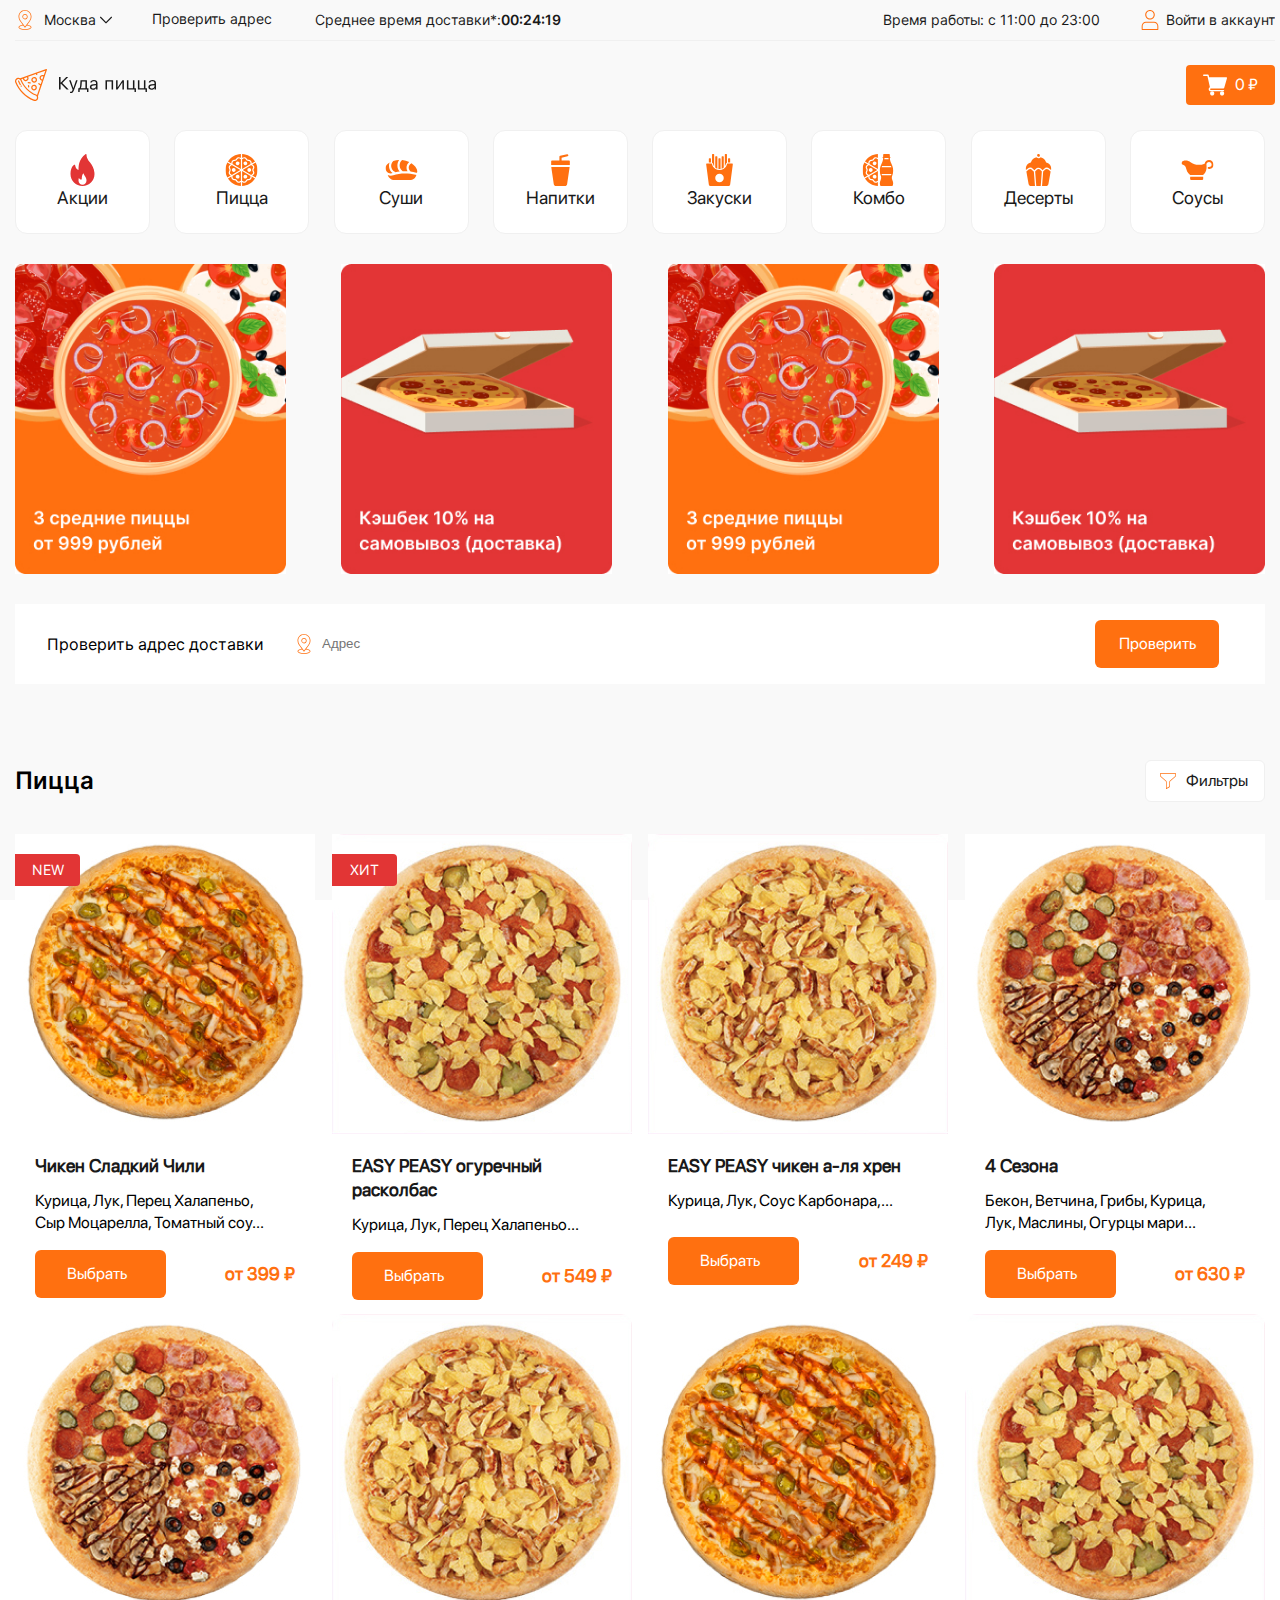
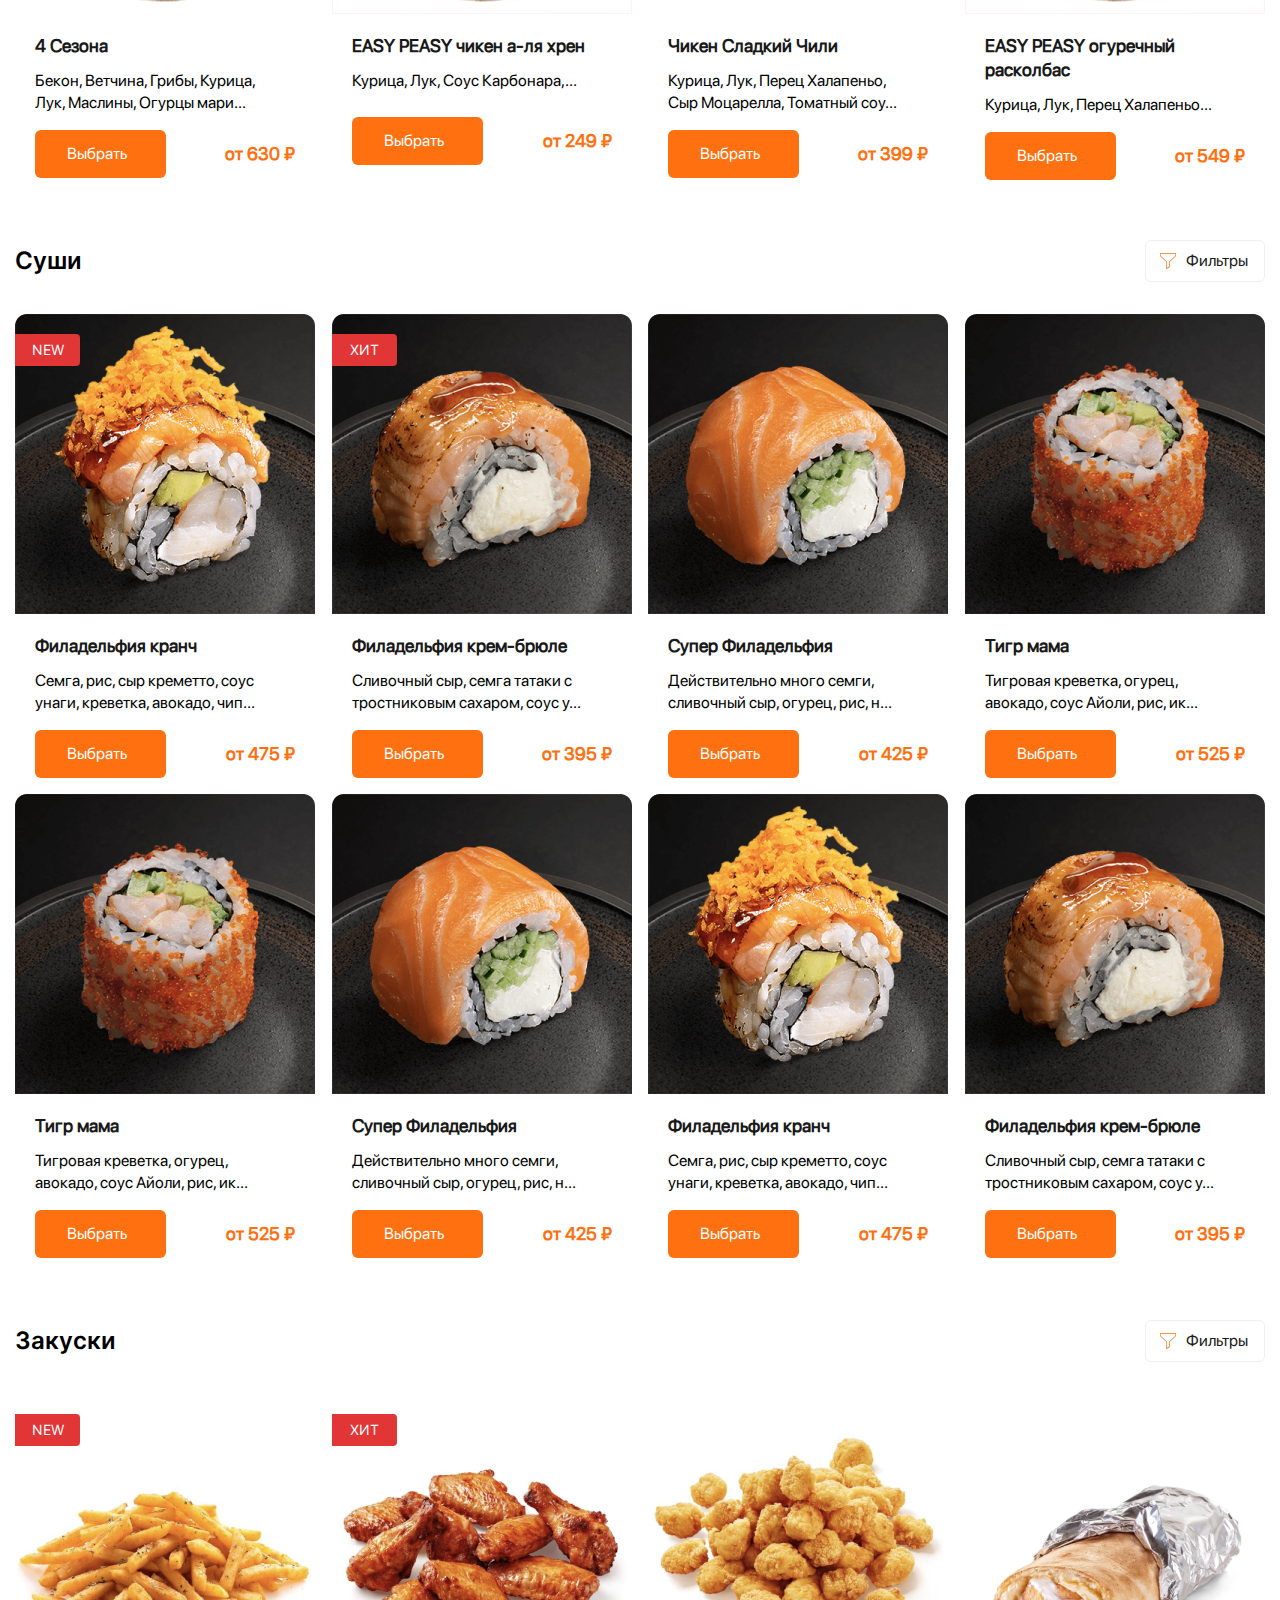
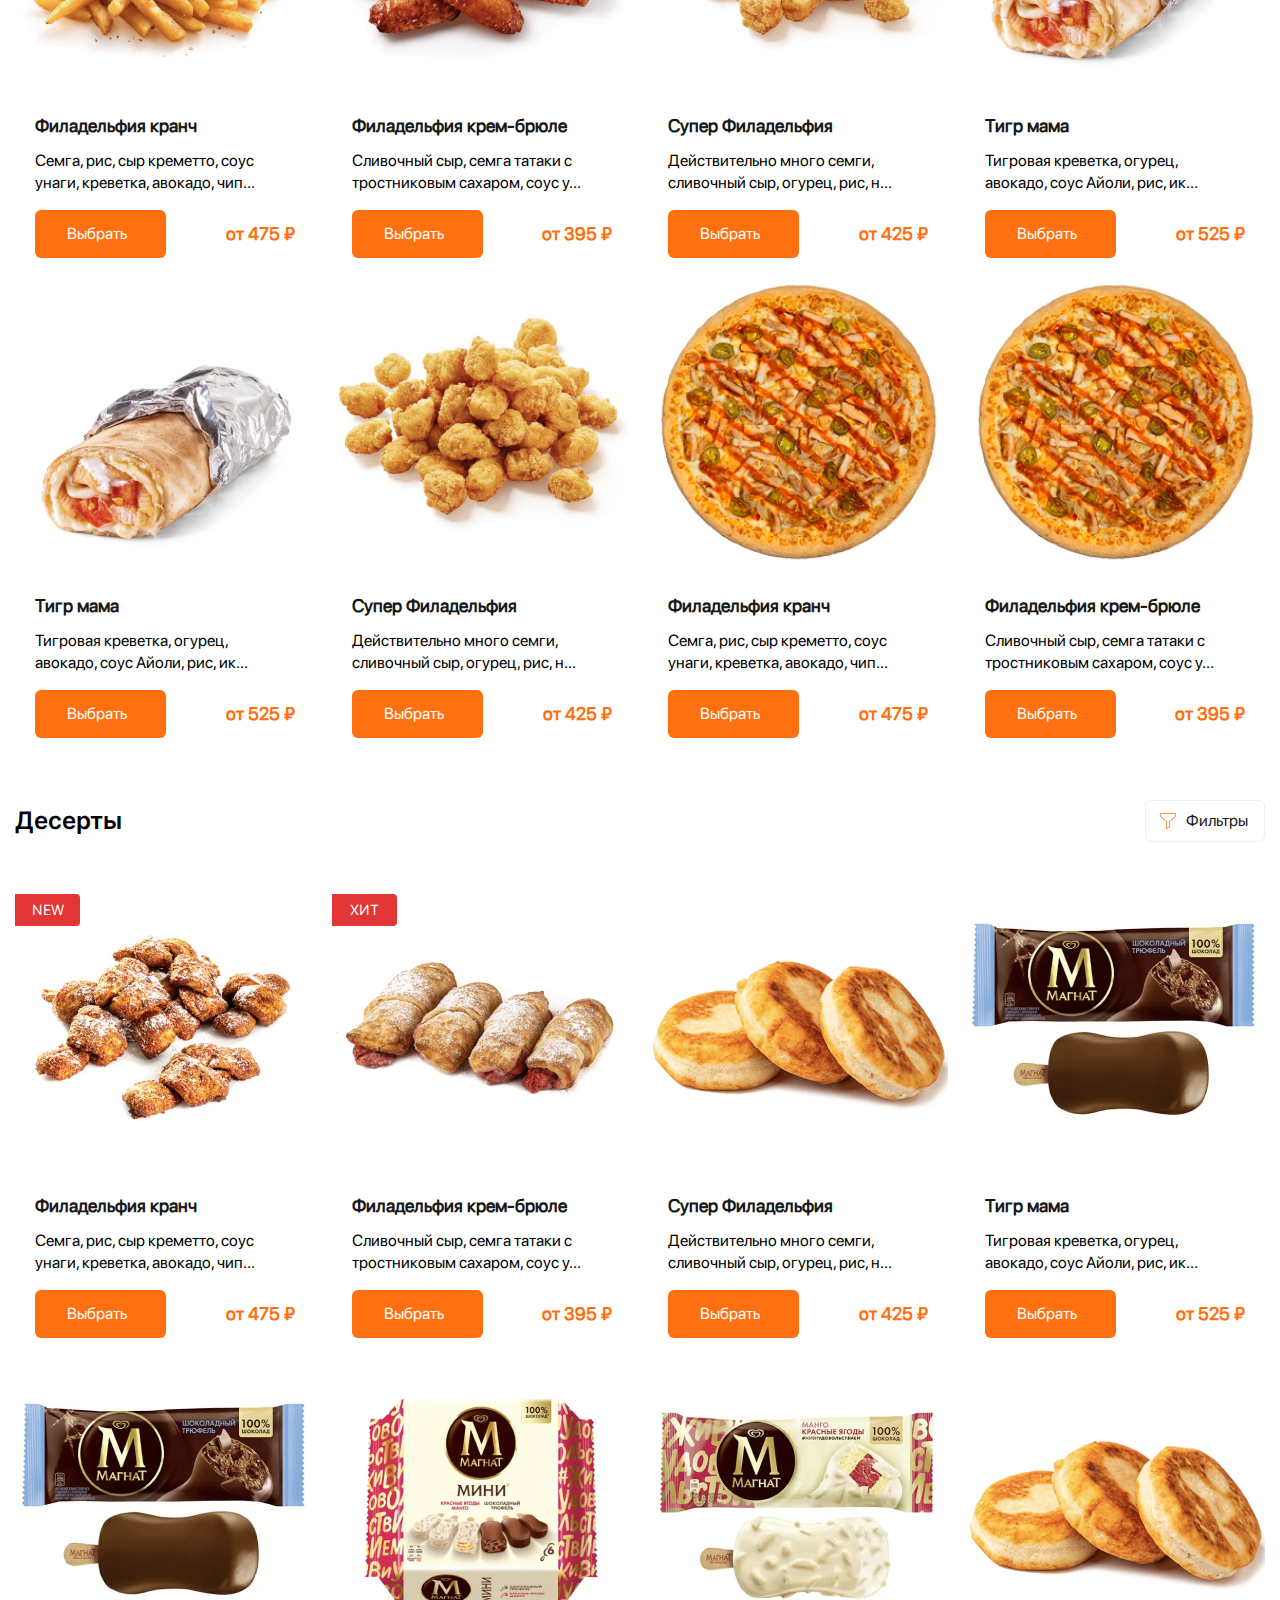
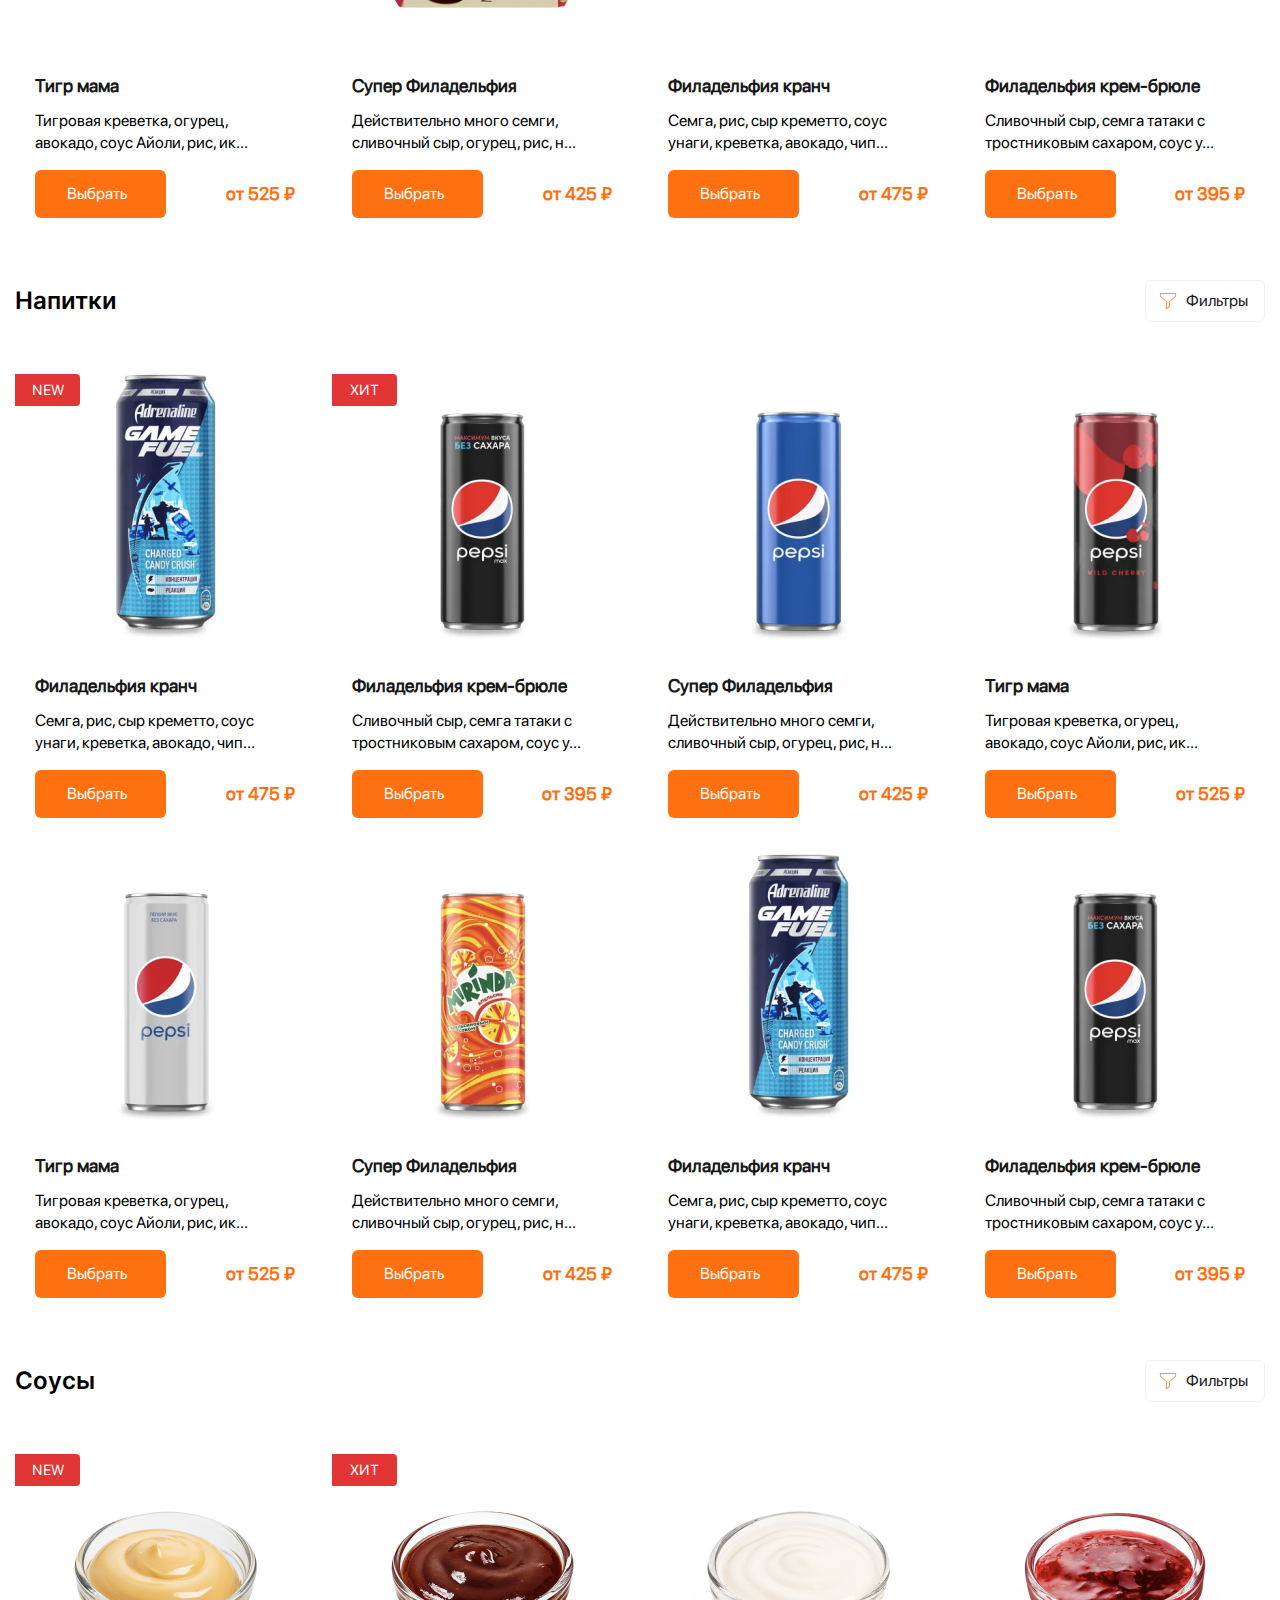
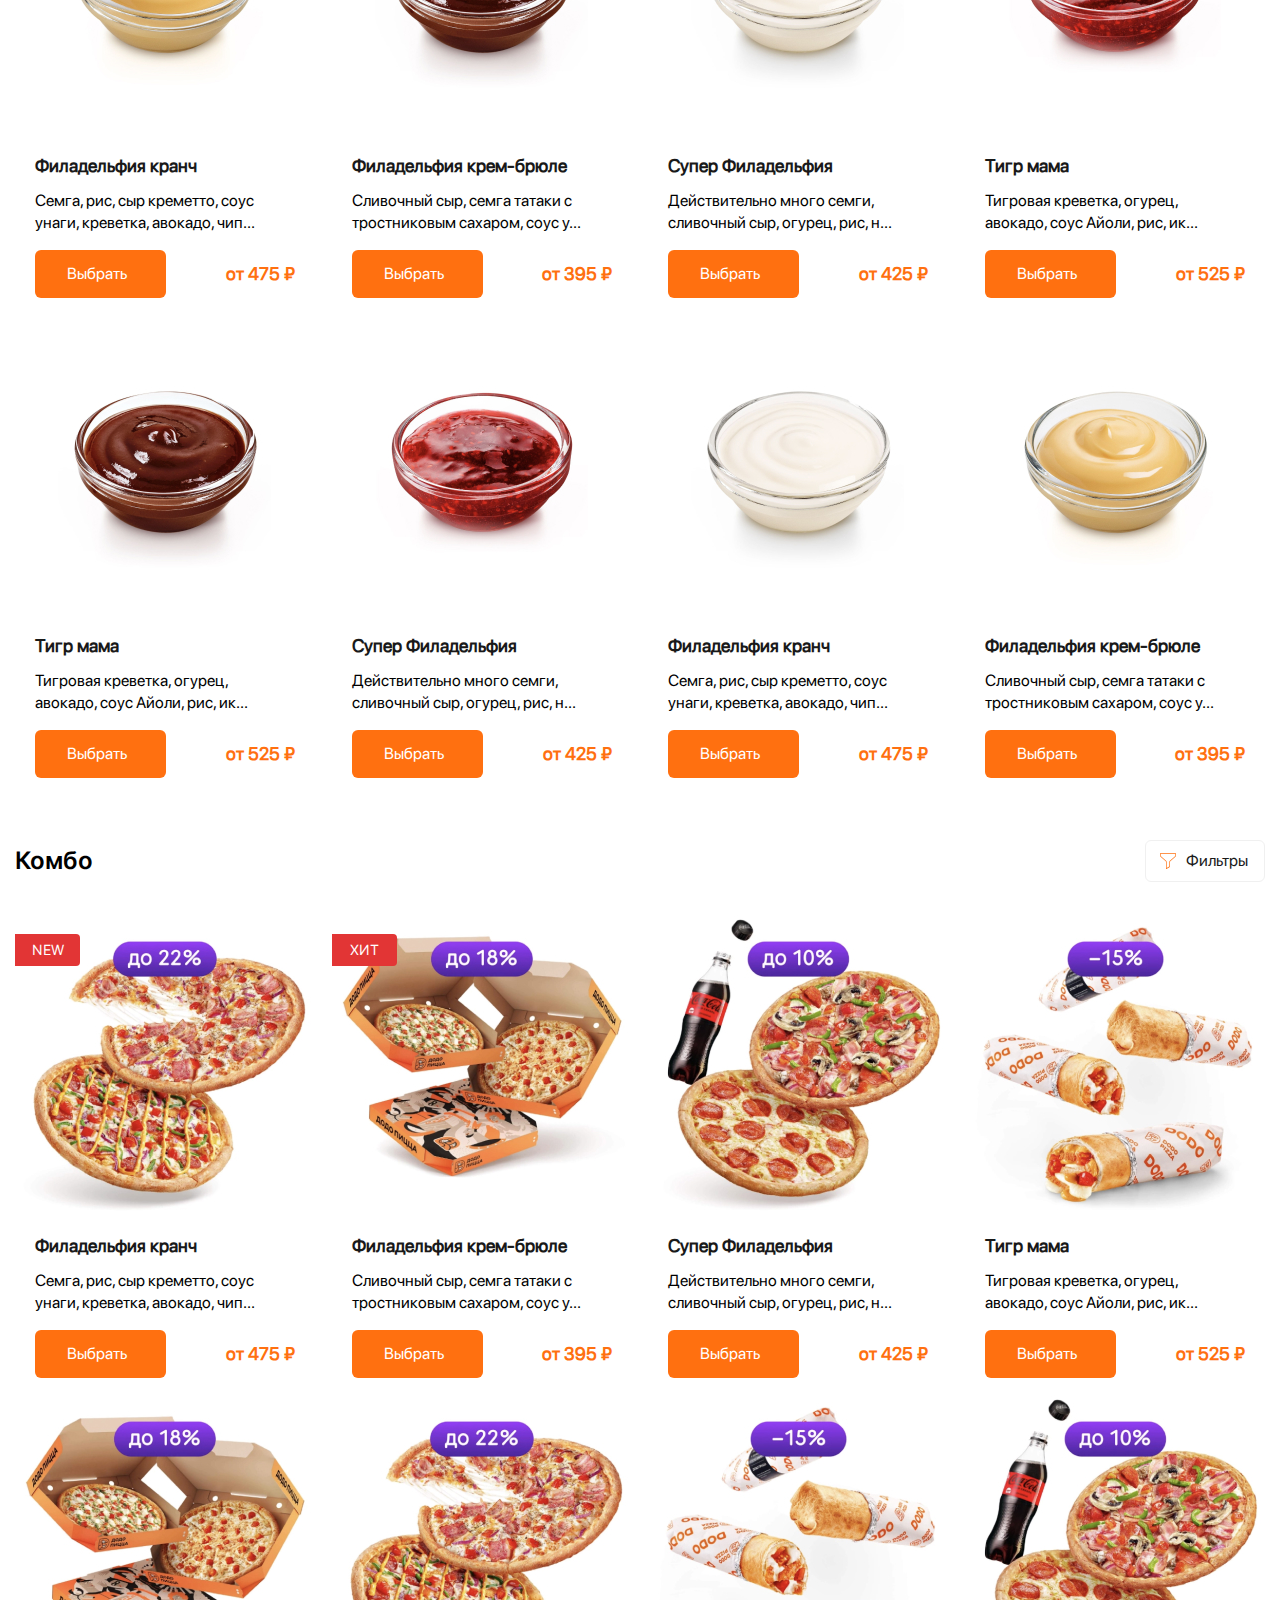
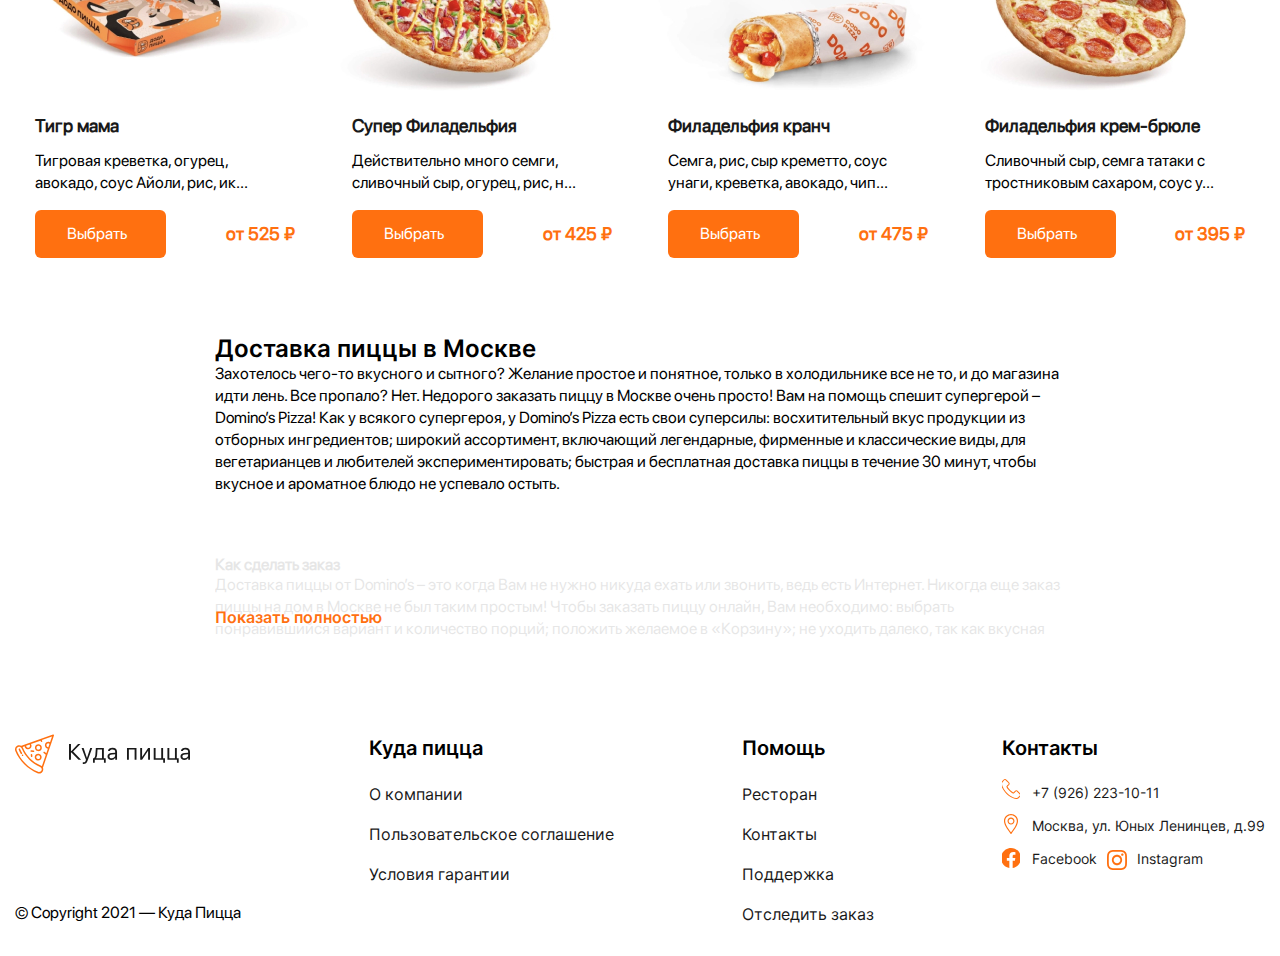
<file: index.html>
<!DOCTYPE html>
<html lang="en">
<head>
    <meta charset="UTF-8">
    <meta http-equiv="X-UA-Compatible" content="IE=edge">
    <meta name="viewport" content="width=device-width, initial-scale=1.0">
    <link rel="shortcut icon" href="img/home-img/header-img/Icon-1.svg" type="image/x-icon">
    <link rel="stylesheet" href="css/style.css">
    <link rel="stylesheet" href="font/font.css">
    <link rel="stylesheet" href="css/home-css/header.css">
    <link rel="stylesheet" href="css/home-css/stock.css">
    <link rel="stylesheet" href="css/home-css/product.css">
    <link rel="stylesheet" href="css/home-css/delivery.css">
    <link rel="stylesheet" href="css/home-css/footer.css">
    <link rel="stylesheet" href="css/home-css/filters.css">
    <link rel="stylesheet" href="css/home-css/product-window.css">
    <link rel="stylesheet" href="css/home-css/shopping-cart.css">
    <link rel="stylesheet" href="css/home-css/media.css">
    <title>Main Page</title>
</head>
<body>
    <div class="wrapper">
        <div class="filters">
            <div class="filters__body">
                <div class="filters__title">
                    <h2>Фильтры</h2>
                    <div class="filters__cross">
                        <img src="img/home-img/Cross-2.svg" alt="">
                    </div>
                </div>
                <div class="filters__choice">
                    <span>Общее</span>
                    <div class="filter__select-btn" id="filterSelectBtn1"><a href="#">Хит</a></div>
                    <div class="filter__select-btn" id="filterSelectBtn2"><a href="#">Новинка</a></div>
                    <div class="filter__select-btn" id="filterSelectBtn3"><a href="#">С мясом</a></div>
                    <div class="filter__select-btn" id="filterSelectBtn4"><a href="#">Вегетерианская</a></div>
                    <div class="filter__select-btn" id="filterSelectBtn5"><a href="#">С курицей</a></div>
                    <div class="filter__select-btn" id="filterSelectBtn6"><a href="#">Без лука</a></div>
                    <div class="filter__select-btn" id="filterSelectBtn7"><a href="#">С грибами</a></div>
                    <div class="filter__select-btn" id="filterSelectBtn8"><a href="#">С морепродуктами</a></div>
                    <div class="filter__select-btn" id="filterSelectBtn9"><a href="#">Барбекью</a></div>
                </div>
                <div class="filters__choice">
                    <span>Сыр</span>
                    <div class="filter__select-btn" id="filterSelectBtn10"><a href="#" >Реджанито</a></div>
                    <div class="filter__select-btn" id="filterSelectBtn11"><a href="#" >Моцарелла</a></div>
                    <div class="filter__select-btn" id="filterSelectBtn12"><a href="#" >Чеддер</a></div>
                    <div class="filter__select-btn" id="filterSelectBtn13"><a href="#" >С голубой плесенью</a></div>
                    <div class="filter__select-btn" id="filterSelectBtn14"><a href="#" >Смесь итальянских сыров</a></div>
                    <div class="filter__select-btn" id="filterSelectBtn15"><a href="#" >Мягкий молодой сыр</a></div>      
                </div>
                <div class="filters__choice">
                    <span>Мясо</span>
                    <div class="filter__select-btn" id="filterSelectBtn16"><a href="#" >Пепперони</a></div>
                    <div class="filter__select-btn" id="filterSelectBtn17"><a href="#" >Свинина</a></div>
                    <div class="filter__select-btn" id="filterSelectBtn18"><a href="#" >Ветчина</a></div>
                    <div class="filter__select-btn" id="filterSelectBtn19"><a href="#" >Бекон</a></div>
                    <div class="filter__select-btn" id="filterSelectBtn20"><a href="#" >Говядина</a></div>
                    <div class="filter__select-btn" id="filterSelectBtn21"><a href="#" >Чоризо</a></div>
                    <div class="filter__select-btn" id="filterSelectBtn22"><a href="#" >Колбаски</a></div>
                    <div class="filter__select-btn" id="filterSelectBtn23"><a href="#" >Куриная грудка</a></div>  
                </div>
                <div class="filters__choice">
                    <span>Компонент</span>
                    <div class="filter__select-btn" id="filterSelectBtn24"><a href="#" >Креветка</a></div>
                    <div class="filter__select-btn" id="filterSelectBtn25"><a href="#" >Ананасы</a></div>
                    <div class="filter__select-btn" id="filterSelectBtn26"><a href="#" >Шампиньоны</a></div>
                    <div class="filter__select-btn" id="filterSelectBtn27"><a href="#" >Лук</a></div>
                    <div class="filter__select-btn" id="filterSelectBtn28"><a href="#" >Перец халапеньо</a></div>
                    <div class="filter__select-btn" id="filterSelectBtn29"><a href="#" >Орегано</a></div>
                    <div class="filter__select-btn" id="filterSelectBtn30"><a href="#" >Зеленый перец</a></div>
                    <div class="filter__select-btn" id="filterSelectBtn31"><a href="#" >Томаты</a></div>
                    <div class="filter__select-btn" id="filterSelectBtn32"><a href="#" >Чеснок</a></div>
                    <div class="filter__select-btn" id="filterSelectBtn33"><a href="#" >Красный</a></div>
                    <div class="filter__select-btn" id="filterSelectBtn34"><a href="#" >Оливки</a></div>
                    <div class="filter__select-btn" id="filterSelectBtn35"><a href="#" >Маслины</a></div>
                    <div class="filter__select-btn" id="filterSelectBtn36"><a href="#" >Клубника</a></div>
                    <div class="filter__select-btn" id="filterSelectBtn37"><a href="#" >Смесь итальянских трав</a></div>
                </div>
                <div class="filters__act">
                    <a href="#" class="filters__erase-btn">Сбросить</a>
                    <a href="#" class="filters__apply-btn">Применить</a>
                </div>
            </div>
        </div>
        <div class="product-window">
            <div class="product-window__card active">
                <div class="product-window__img">
                    <div class="product-window__sticker">
                        <span>NEW</span>
                    </div>
                    <img src="img/home-img/product-img/pizza/pizza-1.jpg" alt="">
                </div>
                <div class="product-window__menu">
                    <div class="product-window__cross">
                        <img src="img/home-img/producti-window-img/Cross-3.svg" alt="">
                    </div>
                    <div class="product-window__title">
                        <h3>Пепперони по-деревенски</h3>
                        <img src="img/home-img/Info.svg" alt="">
                    </div>
                    <div class="product-window__material">
                        <div class="product-window__img">
                            <img src="img/home-img/producti-window-img/img-1.svg" alt="">
                            <p>Моцарелла</p>
                        </div>
                        <div class="product-window__img">
                            <img src="img/home-img/producti-window-img/img-2.svg" alt="">
                            <p>Огурцы маринованные</p>
                        </div>
                        <div class="product-window__img">
                            <img src="img/home-img/producti-window-img/img-3.svg" alt="">
                            <p>Пепперони</p>
                        </div>
                        <div class="product-window__img">
                            <img src="img/home-img/producti-window-img/img-4.svg" alt="">
                            <p>Томатный соус</p>
                        </div>
                    </div>
                    <div class="product-window__size">
                        <div class="product-window__select active">
                            <span>Традиционное</span>
                        </div>
                        <div class="product-window__select">
                            <span>Тонкое</span>
                        </div>
                        <div class="product-window__select">
                            <span>20 см</span>
                        </div>
                        <div class="product-window__select">
                            <span>28 см</span>
                        </div>
                        <div class="product-window__select">
                            <span>33 см</span>
                        </div>
                    </div>
                    <div class="product-window__additives">
                        <div class="product-window__title">
                            <h4>Добавьте в пиццу</h4>
                        </div>
                        <div class="product-window__img">
                            <img src="img/home-img/producti-window-img/img-1.svg" alt="">
                            <p>Моцарелла</p>
                            <p>59 ₽</p>
                        </div>
                        <div class="product-window__img">
                            <img src="img/home-img/producti-window-img/img-6.svg" alt="">
                            <p>Шампиньоны</p>
                            <p>59 ₽</p>
                        </div>
                        <div class="product-window__img">
                            <img src="img/home-img/producti-window-img/img-7.svg" alt="">
                            <p>Красный лук</p>
                            <p>59 ₽</p>
                        </div>
                        <div class="product-window__img">
                            <img src="img/home-img/producti-window-img/img-8.svg" alt="">
                            <p>Сладкий перец</p>
                            <p>59 ₽</p>
                        </div>
                    </div>
                    <div class="product-window__act">
                        <div class="product-window__total">
                            <span>Итого: </span>
                            <span class="product-window__price">379 ₽</span>
                        </div>
                        <div class="product-window__add">
                            <a href="#">Добавить</a>
                        </div>
                    </div>
                </div>
            </div>
        </div>
        <div class="shopping-cart">
            <div class="shopping-cart__title">
                <h3>Ваш заказ</h3>
                <div class="shopping-cart__cross">
                    <img src="img/home-img/Cross-2.svg" alt="">
                </div>
            </div>
            <div class="shopping-cart__order">
                <div class="shopping-cart__product">
                    <div class="shopping-cart__img">
                        <img src="img/home-img/product-img/pizza/pizza-1.jpg" alt="">
                    </div>
                    <div class="shopping-cart__column">
                        <div class="shopping-cart__row">
                            <h5>Чикен Сладкий Чили</h5>
                            <p>Традиционное тесто, 23 см</p>
                        </div>
                        <div class="shopping-cart__payment">
                            <div class="shopping-cart__number">
                                <span class="shopping-cart__minus">-</span>
                                <p class="shopping-cart__sum">1</p>
                                <span class="shopping-cart__plus">+</span>
                            </div>
                            <div class="shopping-cart__cost">
                               <span>499 ₽</span>
                            </div>
                        </div>
                    </div>
                </div>
                <div class="shopping-cart__product">
                    <div class="shopping-cart__img">
                        <img src="img/home-img/product-img/pizza/pizza-1.jpg" alt="">
                    </div>
                    <div class="shopping-cart__column">
                        <div class="shopping-cart__row">
                            <h5>Чикен Сладкий Чили</h5>
                            <p>Традиционное тесто, 23 см</p>
                        </div>
                        <div class="shopping-cart__payment">
                            <div class="shopping-cart__number">
                                <span class="shopping-cart__minus">-</span>
                                <p class="shopping-cart__sum">1</p>
                                <span class="shopping-cart__plus">+</span>
                            </div>
                            <div class="shopping-cart__cost">
                               <span>499 ₽</span>
                            </div>
                        </div>
                    </div>
                </div>
                <div class="shopping-cart__product">
                    <div class="shopping-cart__img">
                        <img src="img/home-img/product-img/pizza/pizza-1.jpg" alt="">
                    </div>
                    <div class="shopping-cart__column">
                        <div class="shopping-cart__row">
                            <h5>Чикен Сладкий Чили</h5>
                            <p>Традиционное тесто, 23 см</p>
                        </div>
                        <div class="shopping-cart__payment">
                            <div class="shopping-cart__number">
                                <span class="shopping-cart__minus">-</span>
                                <p class="shopping-cart__sum">1</p>
                                <span class="shopping-cart__plus">+</span>
                            </div>
                            <div class="shopping-cart__cost">
                               <span>499 ₽</span>
                            </div>
                        </div>
                    </div>
                </div>
            </div>
            <div class="shopping-cart__act">
                <div class="shopping-cart__total">
                    <span>Итого: </span>
                    <span class="shopping-cart__price">
                        2 379 ₽
                    </span>
                </div>
               <div class="shopping-cart__formalization">
                   <span>Оформить заказ</span>
               </div>
            </div>
        </div>
        <div class="content">
            <header class="header">
                <div class="header__container container">
                    <div class="header__top">
                        <ul class="header__location">
                            <li>
                                <img src="img/home-img/header-img/Location.svg" alt="">
                                <a href="#">Москва</a>
                                <img src="img/home-img/header-img/Arrow down.svg" alt="">
                                <ul class="header__menu">
                                    <li><a href="#">Архангельск</a></li>
                                    <li><a href="#">Сталинград</a></li>
                                    <li><a href="#">Владивосток</a></li>
                                    <li><a href="#">Санкт-Петербург</a></li>
                                    <li><a href="#">Иркутск</a></li>
                                    <li><a href="#">Красноярк</a></li>
                                    <li><a href="#">Комчатка</a></li>
                                    <li><a href="#">Саратов</a></li>                            
                                </ul>
                            </li>
                            <li>
                                <a href="#" class="header__address">Проверить адрес</a>
                            </li>
                        </ul>
                        <div class="header__time">
                            <p>Среднее время доставки*:<span>00:24:19</span></p>
                            <p>Время работы: с 11:00 до 23:00</p>
                        </div>
                        <div class="header__user">
                            <img src="img/home-img/header-img/Account.svg" alt="">
                            <a href="#">Войти в аккаунт</a>
                        </div>
                    </div>
                    <div class="header__center">
                        <div class="header__logo">
                            <img src="img/home-img/header-img/Icon-1.svg" alt="">
                            <img src="img/home-img/header-img/Kuda pizza.svg" alt="">
                        </div>
                        <div class="header__nav-hidden">
                            <ul>
                                <li><a href="#stockBody">Акции</a></li>
                                <li><a href="#productPizza">Пицца</a></li>
                                <li><a href="#productSushi">Суши</a></li>
                                <li><a href="#productBeverages">Напитки</a></li>
                                <li><a href="#productSnacks">Закуски</a></li>
                                <li><a href="#productCombo">Комбо</a></li>
                                <li><a href="#productDesserts">Десерты</a></li>
                                <li><a href="#productSauce">Соусы</a></li>
                                <li>Другое <img src="img/home-img/header-img/Arrow down.svg" alt=""></li>
                            </ul>
                        </div>
                        <div class="header__shop">
                            <img src="img/home-img/header-img/Shopping bag.svg" alt="">
                            <span>0 ₽</span>
                        </div>
                        <div class="header__burger">
                        </div>
                    </div>
                    <div class="header__mobile-nav">
                        <div class="header__user">
                            <img src="img/home-img/header-img/Account.svg" alt="">
                            <a href="#">Войти в аккаунт</a>
                        </div>
                        <ul class="header__menu-mobile">
                            <li><a href="#">Акции</a> </li>
                            <li><a href="#">О компании</a></li>
                            <li><a href="#">Пользовательское соглашение</a></li>
                            <li><a href="#">Условия гарантии</a></li>
                            <li><a href="#">Ресторан</a></li>
                            <li><a href="#">Контакты</a></li>
                            <li><a href="#">Поддержка</a></li>
                            <li><a href="#">Отследить заказ</a></li>  
                        </ul>
                        <div class="contacts">
                            <a href="#" class="contacts-phone" type="tel">+7 (926) 223-10-11</a>
                            <a href="#" class="contacts-address">Москва, ул. Юных Ленинцев, д.99</a>
                            <div class="contacts-social">
                                <a href="#" class="facebook">Facebook</a>
                                <a href="#" class="instagram">Instagram</a>
                            </div>
                        </div>
                        <div class="header__menu-time">
                            <span>Время работы: с 11:00 до 23:00</span>
                        </div>
                    </div>
                    <div class="header__bottom">
                        <div class="header__nav">
                            <div class="header__link">
                                <img src="img/home-img/header-img/Fire.svg" alt="">
                                <a>Акции</a>
                            </div>
                            <div class="header__link">
                                <img src="img/home-img/header-img/Pizza.svg" alt="">
                                <a>Пицца</a>
                            </div>
                            <div class="header__link">
                                <img src="img/home-img/header-img/Sushi.svg" alt="">
                                <a>Суши</a>
                            </div>
                            <div class="header__link">
                                <img src="img/home-img/header-img/Drink.svg" alt="">
                                <a>Напитки</a>
                            </div>
                            <div class="header__link">
                                <img src="img/home-img/header-img/Snacks.svg" alt="">
                                <a>Закуски</a>
                            </div>
                            <div class="header__link">
                                <img src="img/home-img/header-img/Combo.svg" alt="">
                                <a>Комбо</a>
                            </div>
                            <div class="header__link">
                                <img src="img/home-img/header-img/Dessert.svg" alt="">
                                <a>Десерты</a>
                            </div>
                            <div class="header__link">
                                <img src="img/home-img/header-img/Sauce.svg" alt="">
                                <a>Соусы</a>
                            </div>
                        </div>
                    </div>
                </div>
            </header>
            <div class="stock">
                <div class="stock__container container">
                    <div class="stock__body" id="stockBody">
                        <img src="img/home-img/stock-img/img-1.jpg" alt="">
                        <img src="img/home-img/stock-img/img-2.jpg" alt="">
                        <img src="img/home-img/stock-img/img-1.jpg" alt="">
                        <img src="img/home-img/stock-img/img-2.jpg" alt="">
                    </div>
                    <div class="substock">
                        <div class="substock__body">
                            <div class="substock__row">
                                <div class="substock__address">
                                    <span>Проверить адрес доставки</span>
                                </div>
                                <div class="substock__check">
                                    <img src="img/home-img/header-img/Location.svg" alt="">
                                    <input type="search" name="search" id="" placeholder="Адрес">
                                    <input type="button" value="Проверить">
                                    <img src="img/home-img/Send.svg" alt="">
                                </div>
                            </div>
                        </div>
                    </div>
                </div>
            </div>
            <div class="product">
                <div class="product__container container">
                    <div class="product__body">
                        <div class="product__pizza" id="productPizza">
                            <div class="product__title">
                                <h2>Пицца</h2>
                                <a href="#" class="filters-btn">Фильтры</a>
                            </div>
                            <div class="product__catalog">
                                <div class="product__card">
                                    <div class="product__img">
                                        <div class="product__sticker">
                                            <span>NEW</span>
                                        </div>
                                        <img src="img/home-img/product-img/pizza/pizza-1.jpg" alt="">
                                    </div>
                                    <div class="product__desc">
                                        <a href="#">Чикен Сладкий Чили</a>
                                        <p>Курица, Лук, Перец Халапеньо, Сыр Моцарелла, Томатный соу...</p>
                                    </div>
                                    <div class="product__act">
                                        <a href="#" class="product__btn">Выбрать</a>
                                        <span>от 399 ₽</span>
                                    </div>
                                </div>
                                <div class="product__card">
                                    <div class="product__img">
                                        <div class="product__sticker">
                                            <span>ХИТ</span>
                                        </div>
                                        <img src="img/home-img/product-img/pizza/pizza-2.jpg" alt="">
                                    </div>
                                    <div class="product__desc">
                                        <a href="#">EASY PEASY огуречный расколбас</a>
                                        <p>Курица, Лук, Перец Халапеньо...</p>
                                    </div>
                                    <div class="product__act">
                                        <a href="#" class="product__btn">Выбрать</a>
                                        <span>от 549 ₽</span>
                                    </div>
                                </div>
                                <div class="product__card">
                                    <div class="product__img">
                                        <img src="img/home-img/product-img/pizza/pizza-3.jpg" alt="">
                                    </div>
                                    <div class="product__desc">
                                        <a href="#">EASY PEASY чикен а-ля хрен</a>
                                        <p>Курица, Лук, Соус Карбонара,...</p>
                                    </div>
                                    <div class="product__act">
                                        <a href="#" class="product__btn">Выбрать</a>
                                        <span>от 249 ₽</span>
                                    </div>
                                </div>
                                <div class="product__card">
                                    <div class="product__img">
                                        <img src="img/home-img/product-img/pizza/pizza-4.jpg" alt="">
                                    </div>
                                    <div class="product__desc">
                                        <a href="#">4 Сезона</a>
                                        <p>Бекон, Ветчина, Грибы, Курица, Лук, Маслины, Огурцы мари...</p>
                                    </div>
                                    <div class="product__act">
                                        <a href="#" class="product__btn">Выбрать</a>
                                        <span>от 630 ₽</span>
                                    </div>
                                </div>
                                <div class="product__card">
                                    <div class="product__img">
                                        <img src="img/home-img/product-img/pizza/pizza-5.jpg" alt="">
                                    </div>
                                    <div class="product__desc">
                                        <a href="#">4 Сезона</a>
                                        <p>Бекон, Ветчина, Грибы, Курица, Лук, Маслины, Огурцы мари...</p>
                                    </div>
                                    <div class="product__act">
                                        <a href="#" class="product__btn">Выбрать</a>
                                        <span>от 630 ₽</span>
                                    </div>
                                </div>
                                <div class="product__card">
                                    <div class="product__img">
                                        <img src="img/home-img/product-img/pizza/pizza-6.jpg" alt="">
                                    </div>
                                    <div class="product__desc">
                                        <a href="#">EASY PEASY чикен а-ля хрен</a>
                                        <p>Курица, Лук, Соус Карбонара,...</p>
                                    </div>
                                    <div class="product__act">
                                        <a href="#" class="product__btn">Выбрать</a>
                                        <span>от 249 ₽</span>
                                    </div>
                                </div>
                                <div class="product__card">
                                    <div class="product__img">
                                        <img src="img/home-img/product-img/pizza/pizza-7.jpg" alt="">
                                    </div>
                                    <div class="product__desc">
                                        <a href="#">Чикен Сладкий Чили</a>
                                        <p>Курица, Лук, Перец Халапеньо, Сыр Моцарелла, Томатный соу...</p>
                                    </div>
                                    <div class="product__act">
                                        <a href="#" class="product__btn">Выбрать</a>
                                        <span>от 399 ₽</span>
                                    </div>
                                </div>
                                <div class="product__card">
                                    <div class="product__img">
                                        <img src="img/home-img/product-img/pizza/pizza-8.jpg" alt="">
                                    </div>
                                    <div class="product__desc">
                                        <a href="#">EASY PEASY огуречный расколбас</a>
                                        <p>Курица, Лук, Перец Халапеньо...</p>
                                    </div>
                                    <div class="product__act">
                                        <a href="#" class="product__btn">Выбрать</a>
                                        <span>от 549 ₽</span>
                                    </div>
                                </div>
                            </div>
                        </div>
                        <div class="product__sushi" id="productSushi">
                            <div class="product__title">
                                <h2>Суши</h2>
                                <a href="#" class="filters-btn">Фильтры</a>
                            </div>
                            <div class="product__catalog">
                                <div class="product__card">
                                    <div class="product__img">
                                        <div class="product__sticker">
                                            <span>NEW</span>
                                        </div>
                                        <img src="img/home-img/product-img/sushi/sushi-1.jpg" alt="">
                                    </div>
                                    <div class="product__desc">
                                        <a href="#">Филадельфия кранч</a>
                                        <p>Семга, рис, сыр креметто, соус унаги, креветка, авокадо, чип...</p>
                                    </div>
                                    <div class="product__act">
                                        <a href="#" class="product__btn">Выбрать</a>
                                        <span>от 475 ₽</span>
                                    </div>
                                </div>
                                <div class="product__card">
                                    <div class="product__img">
                                        <div class="product__sticker">
                                            <span>ХИТ</span>
                                        </div>
                                        <img src="img/home-img/product-img/sushi/sushi-2.jpg" alt="">
                                    </div>
                                    <div class="product__desc">
                                        <a href="#">Филадельфия крем-брюле</a>
                                        <p>Сливочный сыр, семга татаки с тростниковым сахаром, соус у...</p>
                                    </div>
                                    <div class="product__act">
                                        <a href="#" class="product__btn">Выбрать</a>
                                        <span>от 395 ₽</span>
                                    </div>
                                </div>
                                <div class="product__card">
                                    <div class="product__img">
                                        <img src="img/home-img/product-img/sushi/sushi-3.jpg" alt="">
                                    </div>
                                    <div class="product__desc">
                                        <a href="#">Супер Филадельфия</a>
                                        <p>Действительно много семги, сливочный сыр, огурец, рис, н...</p>
                                    </div>
                                    <div class="product__act">
                                        <a href="#" class="product__btn">Выбрать</a>
                                        <span>от 425 ₽</span>
                                    </div>
                                </div>
                                <div class="product__card">
                                    <div class="product__img">
                                        <img src="img/home-img/product-img/sushi/sushi-4.jpg" alt="">
                                    </div>
                                    <div class="product__desc">
                                        <a href="#">Тигр мама</a>
                                        <p>Тигровая креветка, огурец, авокадо, соус Айоли, рис, ик...</p>
                                    </div>
                                    <div class="product__act">
                                        <a href="#" class="product__btn">Выбрать</a>
                                        <span>от 525 ₽</span>
                                    </div>
                                </div>
                                <div class="product__card">
                                    <div class="product__img">
                                        <img src="img/home-img/product-img/sushi/sushi-5.jpg" alt="">
                                    </div>
                                    <div class="product__desc">
                                        <a href="#">Тигр мама</a>
                                        <p>Тигровая креветка, огурец, авокадо, соус Айоли, рис, ик...</p>
                                    </div>
                                    <div class="product__act">
                                        <a href="#" class="product__btn">Выбрать</a>
                                        <span>от 525 ₽</span>
                                    </div>
                                </div>
                                <div class="product__card">
                                    <div class="product__img">
                                        <img src="img/home-img/product-img/sushi/sushi-6.jpg" alt="">
                                    </div>
                                    <div class="product__desc">
                                        <a href="#">Супер Филадельфия</a>
                                        <p>Действительно много семги, сливочный сыр, огурец, рис, н...</p>
                                    </div>
                                    <div class="product__act">
                                        <a href="#" class="product__btn">Выбрать</a>
                                        <span>от 425 ₽</span>
                                    </div>
                                </div>
                                <div class="product__card">
                                    <div class="product__img">
                                        <img src="img/home-img/product-img/sushi/sushi-7.jpg" alt="">
                                    </div>
                                    <div class="product__desc">
                                        <a href="#">Филадельфия кранч</a>
                                        <p>Семга, рис, сыр креметто, соус унаги, креветка, авокадо, чип...</p>
                                    </div>
                                    <div class="product__act">
                                        <a href="#" class="product__btn">Выбрать</a>
                                        <span>от 475 ₽</span>
                                    </div>
                                </div>
                                <div class="product__card">
                                    <div class="product__img">
                                        <img src="img/home-img/product-img/sushi/sushi-8.jpg" alt="">
                                    </div>
                                    <div class="product__desc">
                                        <a href="#">Филадельфия крем-брюле</a>
                                        <p>Сливочный сыр, семга татаки с тростниковым сахаром, соус у...</p>
                                    </div>
                                    <div class="product__act">
                                        <a href="#" class="product__btn">Выбрать</a>
                                        <span>от 395 ₽</span>
                                    </div>
                                </div>
                            </div>
                        </div>
                        <div class="product__snacks" id="productSnacks">
                            <div class="product__title">
                                <h2>Закуски</h2>
                                <a href="#" class="filters-btn">Фильтры</a>
                            </div>
                            <div class="product__catalog">
                                <div class="product__card">
                                    <div class="product__img">
                                        <div class="product__sticker">
                                            <span>NEW</span>
                                        </div>
                                        <img src="img/home-img/product-img/snacks/snacks-1.jpg" alt="">
                                    </div>
                                    <div class="product__desc">
                                        <a href="#">Филадельфия кранч</a>
                                        <p>Семга, рис, сыр креметто, соус унаги, креветка, авокадо, чип...</p>
                                    </div>
                                    <div class="product__act">
                                        <a href="#" class="product__btn">Выбрать</a>
                                        <span>от 475 ₽</span>
                                    </div>
                                </div>
                                <div class="product__card">
                                    <div class="product__img">
                                        <div class="product__sticker">
                                            <span>ХИТ</span>
                                        </div>
                                        <img src="img/home-img/product-img/snacks/snacks-2.jpg" alt="">
                                    </div>
                                    <div class="product__desc">
                                        <a href="#">Филадельфия крем-брюле</a>
                                        <p>Сливочный сыр, семга татаки с тростниковым сахаром, соус у...</p>
                                    </div>
                                    <div class="product__act">
                                        <a href="#" class="product__btn">Выбрать</a>
                                        <span>от 395 ₽</span>
                                    </div>
                                </div>
                                <div class="product__card">
                                    <div class="product__img">
                                        <img src="img/home-img/product-img/snacks/snacks-3.jpg" alt="">
                                    </div>
                                    <div class="product__desc">
                                        <a href="#">Супер Филадельфия</a>
                                        <p>Действительно много семги, сливочный сыр, огурец, рис, н...</p>
                                    </div>
                                    <div class="product__act">
                                        <a href="#" class="product__btn">Выбрать</a>
                                        <span>от 425 ₽</span>
                                    </div>
                                </div>
                                <div class="product__card">
                                    <div class="product__img">
                                        <img src="img/home-img/product-img/snacks/snacks-4.jpg" alt="">
                                    </div>
                                    <div class="product__desc">
                                        <a href="#">Тигр мама</a>
                                        <p>Тигровая креветка, огурец, авокадо, соус Айоли, рис, ик...</p>
                                    </div>
                                    <div class="product__act">
                                        <a href="#" class="product__btn">Выбрать</a>
                                        <span>от 525 ₽</span>
                                    </div>
                                </div>
                                <div class="product__card">
                                    <div class="product__img">
                                        <img src="img/home-img/product-img/snacks/snacks-5.jpg" alt="">
                                    </div>
                                    <div class="product__desc">
                                        <a href="#">Тигр мама</a>
                                        <p>Тигровая креветка, огурец, авокадо, соус Айоли, рис, ик...</p>
                                    </div>
                                    <div class="product__act">
                                        <a href="#" class="product__btn">Выбрать</a>
                                        <span>от 525 ₽</span>
                                    </div>
                                </div>
                                <div class="product__card">
                                    <div class="product__img">
                                        <img src="img/home-img/product-img/snacks/snacks-6.jpg" alt="">
                                    </div>
                                    <div class="product__desc">
                                        <a href="#">Супер Филадельфия</a>
                                        <p>Действительно много семги, сливочный сыр, огурец, рис, н...</p>
                                    </div>
                                    <div class="product__act">
                                        <a href="#" class="product__btn">Выбрать</a>
                                        <span>от 425 ₽</span>
                                    </div>
                                </div>
                                <div class="product__card">
                                    <div class="product__img">
                                        <img src="img/home-img/product-img/snacks/snacks-7.jpg" alt="">
                                    </div>
                                    <div class="product__desc">
                                        <a href="#">Филадельфия кранч</a>
                                        <p>Семга, рис, сыр креметто, соус унаги, креветка, авокадо, чип...</p>
                                    </div>
                                    <div class="product__act">
                                        <a href="#" class="product__btn">Выбрать</a>
                                        <span>от 475 ₽</span>
                                    </div>
                                </div>
                                <div class="product__card">
                                    <div class="product__img">
                                        <img src="img/home-img/product-img/snacks/snacks-8.jpg" alt="">
                                    </div>
                                    <div class="product__desc">
                                        <a href="#">Филадельфия крем-брюле</a>
                                        <p>Сливочный сыр, семга татаки с тростниковым сахаром, соус у...</p>
                                    </div>
                                    <div class="product__act">
                                        <a href="#" class="product__btn">Выбрать</a>
                                        <span>от 395 ₽</span>
                                    </div>
                                </div>
                            </div>
                        </div>
                        <div class="product__desserts" id="productDesserts">
                            <div class="product__title">
                                <h2>Десерты</h2>
                                <a href="#" class="filters-btn">Фильтры</a>
                            </div>
                            <div class="product__catalog">
                                <div class="product__card">
                                    <div class="product__img">
                                        <div class="product__sticker">
                                            <span>NEW</span>
                                        </div>
                                        <img src="img/home-img/product-img/desserts/desserts-1.jpg" alt="">
                                    </div>
                                    <div class="product__desc">
                                        <a href="#">Филадельфия кранч</a>
                                        <p>Семга, рис, сыр креметто, соус унаги, креветка, авокадо, чип...</p>
                                    </div>
                                    <div class="product__act">
                                        <a href="#" class="product__btn">Выбрать</a>
                                        <span>от 475 ₽</span>
                                    </div>
                                </div>
                                <div class="product__card">
                                    <div class="product__img">
                                        <div class="product__sticker">
                                            <span>ХИТ</span>
                                        </div>
                                        <img src="img/home-img/product-img/desserts/desserts-2.jpg" alt="">
                                    </div>
                                    <div class="product__desc">
                                        <a href="#">Филадельфия крем-брюле</a>
                                        <p>Сливочный сыр, семга татаки с тростниковым сахаром, соус у...</p>
                                    </div>
                                    <div class="product__act">
                                        <a href="#" class="product__btn">Выбрать</a>
                                        <span>от 395 ₽</span>
                                    </div>
                                </div>
                                <div class="product__card">
                                    <div class="product__img">
                                        <img src="img/home-img/product-img/desserts/desserts-3.jpg" alt="">
                                    </div>
                                    <div class="product__desc">
                                        <a href="#">Супер Филадельфия</a>
                                        <p>Действительно много семги, сливочный сыр, огурец, рис, н...</p>
                                    </div>
                                    <div class="product__act">
                                        <a href="#" class="product__btn">Выбрать</a>
                                        <span>от 425 ₽</span>
                                    </div>
                                </div>
                                <div class="product__card">
                                    <div class="product__img">
                                        <img src="img/home-img/product-img/desserts/desserts-4.jpg" alt="">
                                    </div>
                                    <div class="product__desc">
                                        <a href="#">Тигр мама</a>
                                        <p>Тигровая креветка, огурец, авокадо, соус Айоли, рис, ик...</p>
                                    </div>
                                    <div class="product__act">
                                        <a href="#" class="product__btn">Выбрать</a>
                                        <span>от 525 ₽</span>
                                    </div>
                                </div>
                                <div class="product__card">
                                    <div class="product__img">
                                        <img src="img/home-img/product-img/desserts/desserts-5.jpg" alt="">
                                    </div>
                                    <div class="product__desc">
                                        <a href="#">Тигр мама</a>
                                        <p>Тигровая креветка, огурец, авокадо, соус Айоли, рис, ик...</p>
                                    </div>
                                    <div class="product__act">
                                        <a href="#" class="product__btn">Выбрать</a>
                                        <span>от 525 ₽</span>
                                    </div>
                                </div>
                                <div class="product__card">
                                    <div class="product__img">
                                        <img src="img/home-img/product-img/desserts/desserts-6.jpg" alt="">
                                    </div>
                                    <div class="product__desc">
                                        <a href="#">Супер Филадельфия</a>
                                        <p>Действительно много семги, сливочный сыр, огурец, рис, н...</p>
                                    </div>
                                    <div class="product__act">
                                        <a href="#" class="product__btn">Выбрать</a>
                                        <span>от 425 ₽</span>
                                    </div>
                                </div>
                                <div class="product__card">
                                    <div class="product__img">
                                        <img src="img/home-img/product-img/desserts/desserts-7.jpg" alt="">
                                    </div>
                                    <div class="product__desc">
                                        <a href="#">Филадельфия кранч</a>
                                        <p>Семга, рис, сыр креметто, соус унаги, креветка, авокадо, чип...</p>
                                    </div>
                                    <div class="product__act">
                                        <a href="#" class="product__btn">Выбрать</a>
                                        <span>от 475 ₽</span>
                                    </div>
                                </div>
                                <div class="product__card">
                                    <div class="product__img">
                                        <img src="img/home-img/product-img/desserts/desserts-8.jpg" alt="">
                                    </div>
                                    <div class="product__desc">
                                        <a href="#">Филадельфия крем-брюле</a>
                                        <p>Сливочный сыр, семга татаки с тростниковым сахаром, соус у...</p>
                                    </div>
                                    <div class="product__act">
                                        <a href="#" class="product__btn">Выбрать</a>
                                        <span>от 395 ₽</span>
                                    </div>
                                </div>
                            </div>
                        </div>
                        <div class="product__beverages" id="productBeverages">
                            <div class="product__title">
                                <h2>Напитки</h2>
                                <a href="#" class="filters-btn">Фильтры</a>
                            </div>
                            <div class="product__catalog">
                                <div class="product__card">
                                    <div class="product__img">
                                        <div class="product__sticker">
                                            <span>NEW</span>
                                        </div>
                                        <img src="img/home-img/product-img/beverages/beverages-1.jpg" alt="">
                                    </div>
                                    <div class="product__desc">
                                        <a href="#">Филадельфия кранч</a>
                                        <p>Семга, рис, сыр креметто, соус унаги, креветка, авокадо, чип...</p>
                                    </div>
                                    <div class="product__act">
                                        <a href="#" class="product__btn">Выбрать</a>
                                        <span>от 475 ₽</span>
                                    </div>
                                </div>
                                <div class="product__card">
                                    <div class="product__img">
                                        <div class="product__sticker">
                                            <span>ХИТ</span>
                                        </div>
                                        <img src="img/home-img/product-img/beverages/beverages-2.jpg" alt="">
                                    </div>
                                    <div class="product__desc">
                                        <a href="#">Филадельфия крем-брюле</a>
                                        <p>Сливочный сыр, семга татаки с тростниковым сахаром, соус у...</p>
                                    </div>
                                    <div class="product__act">
                                        <a href="#" class="product__btn">Выбрать</a>
                                        <span>от 395 ₽</span>
                                    </div>
                                </div>
                                <div class="product__card">
                                    <div class="product__img">
                                        <img src="img/home-img/product-img/beverages/beverages-3.jpg" alt="">
                                    </div>
                                    <div class="product__desc">
                                        <a href="#">Супер Филадельфия</a>
                                        <p>Действительно много семги, сливочный сыр, огурец, рис, н...</p>
                                    </div>
                                    <div class="product__act">
                                        <a href="#" class="product__btn">Выбрать</a>
                                        <span>от 425 ₽</span>
                                    </div>
                                </div>
                                <div class="product__card">
                                    <div class="product__img">
                                        <img src="img/home-img/product-img/beverages/beverages-4.jpg" alt="">
                                    </div>
                                    <div class="product__desc">
                                        <a href="#">Тигр мама</a>
                                        <p>Тигровая креветка, огурец, авокадо, соус Айоли, рис, ик...</p>
                                    </div>
                                    <div class="product__act">
                                        <a href="#" class="product__btn">Выбрать</a>
                                        <span>от 525 ₽</span>
                                    </div>
                                </div>
                                <div class="product__card">
                                    <div class="product__img">
                                        <img src="img/home-img/product-img/beverages/beverages-5.jpg" alt="">
                                    </div>
                                    <div class="product__desc">
                                        <a href="#">Тигр мама</a>
                                        <p>Тигровая креветка, огурец, авокадо, соус Айоли, рис, ик...</p>
                                    </div>
                                    <div class="product__act">
                                        <a href="#" class="product__btn">Выбрать</a>
                                        <span>от 525 ₽</span>
                                    </div>
                                </div>
                                <div class="product__card">
                                    <div class="product__img">
                                        <img src="img/home-img/product-img/beverages/beverages-6.jpg" alt="">
                                    </div>
                                    <div class="product__desc">
                                        <a href="#">Супер Филадельфия</a>
                                        <p>Действительно много семги, сливочный сыр, огурец, рис, н...</p>
                                    </div>
                                    <div class="product__act">
                                        <a href="#" class="product__btn">Выбрать</a>
                                        <span>от 425 ₽</span>
                                    </div>
                                </div>
                                <div class="product__card">
                                    <div class="product__img">
                                        <img src="img/home-img/product-img/beverages/beverages-7.jpg" alt="">
                                    </div>
                                    <div class="product__desc">
                                        <a href="#">Филадельфия кранч</a>
                                        <p>Семга, рис, сыр креметто, соус унаги, креветка, авокадо, чип...</p>
                                    </div>
                                    <div class="product__act">
                                        <a href="#" class="product__btn">Выбрать</a>
                                        <span>от 475 ₽</span>
                                    </div>
                                </div>
                                <div class="product__card">
                                    <div class="product__img">
                                        <img src="img/home-img/product-img/beverages/beverages-8.jpg" alt="">
                                    </div>
                                    <div class="product__desc">
                                        <a href="#">Филадельфия крем-брюле</a>
                                        <p>Сливочный сыр, семга татаки с тростниковым сахаром, соус у...</p>
                                    </div>
                                    <div class="product__act">
                                        <a href="#" class="product__btn">Выбрать</a>
                                        <span>от 395 ₽</span>
                                    </div>
                                </div>
                            </div>
                        </div>
                        <div class="product__sauce" id="productSauce">
                            <div class="product__title">
                                <h2>Соусы</h2>
                                <a href="#" class="filters-btn">Фильтры</a>
                            </div>
                            <div class="product__catalog">
                                <div class="product__card">
                                    <div class="product__img">
                                        <div class="product__sticker">
                                            <span>NEW</span>
                                        </div>
                                        <img src="img/home-img/product-img/sauce/sauce-1.jpg" alt="">
                                    </div>
                                    <div class="product__desc">
                                        <a href="#">Филадельфия кранч</a>
                                        <p>Семга, рис, сыр креметто, соус унаги, креветка, авокадо, чип...</p>
                                    </div>
                                    <div class="product__act">
                                        <a href="#" class="product__btn">Выбрать</a>
                                        <span>от 475 ₽</span>
                                    </div>
                                </div>
                                <div class="product__card">
                                    <div class="product__img">
                                        <div class="product__sticker">
                                            <span>ХИТ</span>
                                        </div>
                                        <img src="img/home-img/product-img/sauce/sauce-2.jpg" alt="">
                                    </div>
                                    <div class="product__desc">
                                        <a href="#">Филадельфия крем-брюле</a>
                                        <p>Сливочный сыр, семга татаки с тростниковым сахаром, соус у...</p>
                                    </div>
                                    <div class="product__act">
                                        <a href="#" class="product__btn">Выбрать</a>
                                        <span>от 395 ₽</span>
                                    </div>
                                </div>
                                <div class="product__card">
                                    <div class="product__img">
                                        <img src="img/home-img/product-img/sauce/sauce-3.jpg" alt="">
                                    </div>
                                    <div class="product__desc">
                                        <a href="#">Супер Филадельфия</a>
                                        <p>Действительно много семги, сливочный сыр, огурец, рис, н...</p>
                                    </div>
                                    <div class="product__act">
                                        <a href="#" class="product__btn">Выбрать</a>
                                        <span>от 425 ₽</span>
                                    </div>
                                </div>
                                <div class="product__card">
                                    <div class="product__img">
                                        <img src="img/home-img/product-img/sauce/sauce-4.jpg" alt="">
                                    </div>
                                    <div class="product__desc">
                                        <a href="#">Тигр мама</a>
                                        <p>Тигровая креветка, огурец, авокадо, соус Айоли, рис, ик...</p>
                                    </div>
                                    <div class="product__act">
                                        <a href="#" class="product__btn">Выбрать</a>
                                        <span>от 525 ₽</span>
                                    </div>
                                </div>
                                <div class="product__card">
                                    <div class="product__img">
                                        <img src="img/home-img/product-img/sauce/sauce-5.jpg" alt="">
                                    </div>
                                    <div class="product__desc">
                                        <a href="#">Тигр мама</a>
                                        <p>Тигровая креветка, огурец, авокадо, соус Айоли, рис, ик...</p>
                                    </div>
                                    <div class="product__act">
                                        <a href="#" class="product__btn">Выбрать</a>
                                        <span>от 525 ₽</span>
                                    </div>
                                </div>
                                <div class="product__card">
                                    <div class="product__img">
                                        <img src="img/home-img/product-img/sauce/sauce-6.jpg" alt="">
                                    </div>
                                    <div class="product__desc">
                                        <a href="#">Супер Филадельфия</a>
                                        <p>Действительно много семги, сливочный сыр, огурец, рис, н...</p>
                                    </div>
                                    <div class="product__act">
                                        <a href="#" class="product__btn">Выбрать</a>
                                        <span>от 425 ₽</span>
                                    </div>
                                </div>
                                <div class="product__card">
                                    <div class="product__img">
                                        <img src="img/home-img/product-img/sauce/sauce-7.jpg" alt="">
                                    </div>
                                    <div class="product__desc">
                                        <a href="#">Филадельфия кранч</a>
                                        <p>Семга, рис, сыр креметто, соус унаги, креветка, авокадо, чип...</p>
                                    </div>
                                    <div class="product__act">
                                        <a href="#" class="product__btn">Выбрать</a>
                                        <span>от 475 ₽</span>
                                    </div>
                                </div>
                                <div class="product__card">
                                    <div class="product__img">
                                        <img src="img/home-img/product-img/sauce/sauce-8.jpg" alt="">
                                    </div>
                                    <div class="product__desc">
                                        <a href="#">Филадельфия крем-брюле</a>
                                        <p>Сливочный сыр, семга татаки с тростниковым сахаром, соус у...</p>
                                    </div>
                                    <div class="product__act">
                                        <a href="#" class="product__btn">Выбрать</a>
                                        <span>от 395 ₽</span>
                                    </div>
                                </div>
                            </div>
                        </div>
                        <div class="product__combo" id="productCombo">
                            <div class="product__title">
                                <h2>Комбо</h2>
                                <a href="#" class="filters-btn">Фильтры</a>
                            </div>
                            <div class="product__catalog">
                                <div class="product__card">
                                    <div class="product__img">
                                        <div class="product__sticker">
                                            <span>NEW</span>
                                        </div>
                                        <img src="img/home-img/product-img/combo/combo-1.jpg" alt="">
                                    </div>
                                    <div class="product__desc">
                                        <a href="#">Филадельфия кранч</a>
                                        <p>Семга, рис, сыр креметто, соус унаги, креветка, авокадо, чип...</p>
                                    </div>
                                    <div class="product__act">
                                        <a href="#" class="product__btn">Выбрать</a>
                                        <span>от 475 ₽</span>
                                    </div>
                                </div>
                                <div class="product__card">
                                    <div class="product__img">
                                        <div class="product__sticker">
                                            <span>ХИТ</span>
                                        </div>
                                        <img src="img/home-img/product-img/combo/combo-2.jpg" alt="">
                                    </div>
                                    <div class="product__desc">
                                        <a href="#">Филадельфия крем-брюле</a>
                                        <p>Сливочный сыр, семга татаки с тростниковым сахаром, соус у...</p>
                                    </div>
                                    <div class="product__act">
                                        <a href="#" class="product__btn">Выбрать</a>
                                        <span>от 395 ₽</span>
                                    </div>
                                </div>
                                <div class="product__card">
                                    <div class="product__img">
                                        <img src="img/home-img/product-img/combo/combo-3.jpg" alt="">
                                    </div>
                                    <div class="product__desc">
                                        <a href="#">Супер Филадельфия</a>
                                        <p>Действительно много семги, сливочный сыр, огурец, рис, н...</p>
                                    </div>
                                    <div class="product__act">
                                        <a href="#" class="product__btn">Выбрать</a>
                                        <span>от 425 ₽</span>
                                    </div>
                                </div>
                                <div class="product__card">
                                    <div class="product__img">
                                        <img src="img/home-img/product-img/combo/combo-4.jpg" alt="">
                                    </div>
                                    <div class="product__desc">
                                        <a href="#">Тигр мама</a>
                                        <p>Тигровая креветка, огурец, авокадо, соус Айоли, рис, ик...</p>
                                    </div>
                                    <div class="product__act">
                                        <a href="#" class="product__btn">Выбрать</a>
                                        <span>от 525 ₽</span>
                                    </div>
                                </div>
                                <div class="product__card">
                                    <div class="product__img">
                                        <img src="img/home-img/product-img/combo/combo-5.jpg" alt="">
                                    </div>
                                    <div class="product__desc">
                                        <a href="#">Тигр мама</a>
                                        <p>Тигровая креветка, огурец, авокадо, соус Айоли, рис, ик...</p>
                                    </div>
                                    <div class="product__act">
                                        <a href="#" class="product__btn">Выбрать</a>
                                        <span>от 525 ₽</span>
                                    </div>
                                </div>
                                <div class="product__card">
                                    <div class="product__img">
                                        <img src="img/home-img/product-img/combo/combo-6.jpg" alt="">
                                    </div>
                                    <div class="product__desc">
                                        <a href="#">Супер Филадельфия</a>
                                        <p>Действительно много семги, сливочный сыр, огурец, рис, н...</p>
                                    </div>
                                    <div class="product__act">
                                        <a href="#" class="product__btn">Выбрать</a>
                                        <span>от 425 ₽</span>
                                    </div>
                                </div>
                                <div class="product__card">
                                    <div class="product__img">
                                        <img src="img/home-img/product-img/combo/combo-7.jpg" alt="">
                                    </div>
                                    <div class="product__desc">
                                        <a href="#">Филадельфия кранч</a>
                                        <p>Семга, рис, сыр креметто, соус унаги, креветка, авокадо, чип...</p>
                                    </div>
                                    <div class="product__act">
                                        <a href="#" class="product__btn">Выбрать</a>
                                        <span>от 475 ₽</span>
                                    </div>
                                </div>
                                <div class="product__card">
                                    <div class="product__img">
                                        <img src="img/home-img/product-img/combo/combo-8.jpg" alt="">
                                    </div>
                                    <div class="product__desc">
                                        <a href="#">Филадельфия крем-брюле</a>
                                        <p>Сливочный сыр, семга татаки с тростниковым сахаром, соус у...</p>
                                    </div>
                                    <div class="product__act">
                                        <a href="#" class="product__btn">Выбрать</a>
                                        <span>от 395 ₽</span>
                                    </div>
                                </div>
                            </div>
                        </div>
                    </div>
                </div>
            </div>
            <div class="delivery">
                <div class="delivery__container container">
                    <div class="delivery__body" id="deliveryBody">
                        <h2>Доставка пиццы в Москве</h2>
                        <p>Захотелось чего-то вкусного и сытного? Желание простое и понятное, только в холодильнике все не то, и до магазина идти лень. Все пропало? Нет. Недорого заказать пиццу в Москве очень просто! Вам на помощь спешит супергерой – Domino’s Pizza! Как у всякого супергероя, у Domino’s Pizza есть свои суперсилы: восхитительный вкус продукции из отборных ингредиентов; широкий ассортимент, включающий легендарные, фирменные и классические виды, для вегетарианцев и любителей экспериментировать; быстрая и бесплатная доставка пиццы в течение 30 минут, чтобы вкусное и ароматное блюдо не успевало остыть.</p>
                        <h4>Как сделать заказ</h4>
                        <p>Доставка пиццы от Domino’s – это когда Вам не нужно никуда ехать или звонить, ведь есть Интернет. Никогда еще заказ пиццы на дом в Москве не был таким простым! Чтобы заказать пиццу онлайн, Вам необходимо: выбрать понравившийся вариант и количество порций; положить желаемое в «Корзину»; не уходить далеко, так как вкусная пицца на заказ с доставкой уже мчится к Вам из ближайшей пиццерии Domino’s. И не забудьте оплатить заказ курьеру!</p>
                        <div class="delivery__fulltext">
                            <a href="#deliveryBody">Показать полностью</a>
                        </div>
                        <div class="delivery__fog"></div>
                    </div>
                </div>
            </div>
            <footer class="footer">
                <div class="footer__container container">
                    <div class="footer__body">
                        <div class="footer__column">
                            <div class="footer__logo">
                                <img src="img/home-img/header-img/Icon-1.svg" alt="">
                                <img src="img/home-img/header-img/Kuda pizza.svg" alt="">
                            </div>
                            <div class="footer__copyright">
                                <span>© Copyright 2021 — Куда Пицца</span>
                            </div>
                        </div>
                        <div class="footer__column">
                            <ul class="footer__links">
                                <h3>Куда пицца</h3>
                                <li><a href="#">О компании</a></li>
                                <li><a href="#">Пользовательское соглашение</a></li>
                                <li><a href="#">Условия гарантии</a></li>
                            </ul>
                        </div>
                        <div class="footer__column">
                            <ul class="footer__links">
                                <h3>Помощь</h3>
                                <li><a href="#">Ресторан</a></li>
                                <li><a href="#">Контакты</a></li>
                                <li><a href="#">Поддержка</a></li>
                                <li><a href="#">Отследить заказ</a></li>
                            </ul>
                        </div>
                        <div class="footer__column">
                            <div class="contacts">
                                <h3>Контакты</h3>
                                <a href="#" class="contacts-phone" type="tel">+7 (926) 223-10-11</a>
                                <a href="#" class="contacts-address">Москва, ул. Юных Ленинцев, д.99</a>
                                <div class="contacts-social">
                                    <a href="#" class="facebook">Facebook</a>
                                    <a href="#" class="instagram">Instagram</a>
                                </div>
                            </div>
                        </div>
                    </div>
                </div>
            </footer>
        </div>
    </div>
    <script src="js/script.js"></script>
    <script defer src="js/filterSelect.js"></script>
</body>
</html>
</file>
<file: css/style.css>
html {
    height: 100%;
}

body {
    padding: 0;
    margin: 0;
    height: 100%;
    overflow-x: hidden;
}

.container {
    max-width: 1290px;
    padding: 0 15px;
    margin: 0 auto;
}

* {
    box-sizing: border-box;
}

h1, h2, h3, h4, h5 {
    font-family: Inter;
    margin: 0;
}

span {
    font-family: Inter;
    margin: 0;
}

p {
    font-family: Inter;
    margin: 0;
}

a {
    font-family: Inter;
    text-decoration: none;
    color: #191919;
    font-weight: normal;
}

.wrapper {
    height: 100%;
    display: flex;
    flex-direction: column;
    position: relative;
    background: #F9F9F9;
}

.content {
    display: flex;
    flex: 1 1 auto;
    height: 100%;
    flex-direction: column;
}

.footer {
    flex: 1 1 auto;
}

ul {
    list-style-type: none;
    margin-top: 0;
    padding-inline-start: 0px;
    margin: 0;
}
</file>
<file: font/font.css>
@font-face {
    font-family: Inter;
    src: url(Inter-Regular.otf);
    font-weight: 400;
}

@font-face {
    font-family: Inter;
    src: url(Inter-SemiBold.otf);
    font-weight: 700;
}

@font-face {
    font-family: SF PRO;
    src: url(SF-Pro-Display-Regular.otf);
    font-weight: 400;
}
</file>
<file: css/home-css/header.css>
.header__menu {
    position: absolute;
    left: 20px;
    z-index: 2;
    border: 1px solid rgba(0, 0, 0, 0.35);
    margin-left: 40px;
    display: none;
    top: 40px;
    background-color: #fff;
}

.header__menu li {
    width: 100%;
    height: 30px;
    border: 1px solid rgba(0, 0, 0, 0.10);
}
 
.header {
    max-width: 100%;
    position: relative;
}

.header__location {
    display: flex;
    align-items: center;
    flex: 0 0 300px;
    margin: 0;
}

.header__location li img:first-of-type {
    margin-bottom: -5px;
}

.header__location li img:nth-of-type(2) {
    margin-bottom: -1px;
}

.header__location li:hover .header__menu {
    display: block;
}

.header__location li:hover img:nth-of-type(2) {
    transform: rotate(180deg);
    transition: 0.50s;
}

.header__location>li {
    margin-right: 40px;
    height: 40px;
}

.header__location>li a {
    font-size: 14px;
    line-height: 18px;
}

.header__location img:first-of-type {
    margin-right: 5px;
}

.header__top {
    display: flex;
    align-items: flex-start;
    padding: 10px 0;
    position: fixed;
    width: 1265px;
    background-color: #F9F9F9;
    z-index: 6;
}

.header__top::before {
    content: "";
    width: 100%;
    height: 1px;
    background: rgba(240, 240, 240, 1);
    position: absolute;
    top: 40px;
    left: 0;
}

.header__time {
    display: flex;
    align-items: center;
    flex: 1 1 auto;
    justify-content: space-between;
    padding: 1px 0 0 0;
}

.header__time p {
    font-size: 14px;
    line-height: 18px;
    color: #191919;
}

.header__time span {
    font-weight: 600;
}

.header__user {
    max-width: 139px;
    display: flex;
    justify-content: space-between;
    align-items: center;
    margin-left: 40px;
}

.header__user a {
    margin-left: 6px;
    font-size: 14px;
    line-height: 18px;
    color: #191919;
}

.header__center {
    display: flex;
    width: 1265px;
    align-items: center;
    justify-content: space-between;
    position: fixed;
    background-color: #F9F9F9;
    top: 5%;
    padding-top: 20px;
    z-index: 6;
}

.header__logo {
    display: flex;
    align-items: center;
    flex: 0 0 141px;
}

.header__logo img:first-of-type {
    margin-right: 12px;
}

.header__shop {
    display: flex;
    align-items: center;
    background: #FF7010;
    border-radius: 4px;
    width: 89px;
    height: 40px;
    justify-content: center;
    flex: 0 0 89px;
}

.header__shop span {
    font-size: 16px;
    line-height: 22px;
    color: #fff;
    font-family: SF PRO;
}

.header__shop img {
    margin-right: 8px;
}

.header__nav-hidden {
    display: flex;
    flex: 0 1 782px;
    display: none;
}

.header__nav-hidden ul {
    display: flex;
    justify-content: space-between;
    align-items: center;
    flex: 0 1 782px;
}

.header__nav {
    display: flex;
    justify-content: space-between;
    align-items: center;
    padding: 30px 0;
    max-width: 1265px;
}

.header__link {
    width: 135px;
    height: 104px;
    border: 1px solid rgba(240, 240, 240, 1);
    border-radius: 12px;
    background: #fff;
    padding: 20px 40px;
    text-align: center;
    display: flex;
    justify-content: center;
    align-items: center;
    flex-direction: column;
    padding: 30px 0;
}

.header__link a {
    font-size: 18px;
    line-height: 24px;
    transition: 0.50s;
    font-weight: normal;
    font-family: SF PRO;
}

.header__link a:hover {
    color: #E23535;
}

.header__bottom {
    padding-top: 100px;
}

.header__burger {
    display: none;
    width: 32px;
    height: 32px;
}

.header__burger {
    background: url(../../img/home-img/Menu.svg) no-repeat center;
    transition: 0.25s;
}

.header__burger.active {
    background: url(../../img/home-img/Cross.svg) no-repeat center;
    transition: 0.25s;
}

.header__mobile-nav {
    display: none;
    position: fixed;
    background: #fff;
    top: 15%;
    min-width: 360px;
    z-index: 4;
    height: 100%;
    transform: translateX(150%);
    transition: 0.50s;
}

.header__mobile-nav.active {
    transform: translateX(0%);
    transition: 0.25s;
}

.header__mobile-nav .header__user {
    margin-left: 0px;
    border-top: 1 solid #F0F0F0;
    padding: 20px 0;
}

.header__menu-mobile {
    border-top: 1px solid #F0F0F0;
    border-bottom: 1px solid #F0F0F0;
    margin: 0px 0 0 0 ;
    padding: 20px 0;
}

.header__menu-mobile li:not(:last-child) {
    margin-bottom: 20px;
}

.header__menu-mobile li a {
    font-size: 16px;
    line-height: 20px;
    color: #191919;
}

.contacts {
    padding: 20px 0;
    display: flex;
    flex-direction: column;
    position: relative;
}

.contacts a {
    font-size: 14px;
    line-height: 17px;
    color: #191919;
    margin-bottom: 16px;
    padding-left: 30px;
}

.contacts-social {
    display: flex;
    position: relative;
}

.contacts-phone::before {
    content: "";
    background: url(../../img/home-img/phone.svg) center no-repeat;
    position: absolute;
    top: 0;
    left: 0;
    margin-top: 18px;
    width: 18px;
    height: 20px;
}

.contacts-address::before {
    content: "";
    background: url(../../img/home-img/location.svg) no-repeat center;
    position: absolute;
    top: 0;
    left: 0;
    width: 18px;
    height: 20px;
    margin-top: 50px;
}

.facebook::before {
    content: "";
    background: url(../../img/home-img/facebook.svg) no-repeat center;
    position: absolute;
    top: 0;
    left: 0;
    width: 18px;
    height: 20px; 
    margin-top: -2px;
}

.instagram {
    margin-left: 10px;
}

.instagram::before {
    content: "";
    background: url(../../img/home-img/instagram.svg) no-repeat center;
    position: absolute;
    top: 0;
    left: 0;
    width: 20px;
    height: 20px; 
    margin-left: 105px;
}

.header__menu-time {
    height: 18px 0 16px 0;
    display: flex;
    justify-content: center;
    align-items: center;
}

.header__menu-time span {
    color: #A5A5A5;
    font-size: 14px;
    line-height: 18px;
    text-align: center;
}

.header__nav-hidden.dis {
    position: absolute; 
    top: -200px;
}
</file>
<file: css/home-css/stock.css>
.stock__body img {
    max-width: 100%;
    max-height: 100%;
}

.stock__body img:not(:last-child) {
    margin-right: 20px;
}

.stock__body {
    display: flex;
    justify-content: space-between;
    align-items: center;
    max-width: 100%;
}

.substock__body {
    margin: 30px 0;
    padding: 16px 32px;
    background: #fff;
}

.substock__row {
    display: flex;
    align-items: center;
    justify-content: space-between;
    max-width: 1265px;
}

.substock__address {
    flex: 0 1 273px;
}

.substock__check {
    display: flex;
    align-items: center;
    position: relative;
    max-width: 953px;
    height: 48px;
    padding: 12px 14px;
    justify-content: space-between;
}

.substock__check input[type="search" i] {
    appearance: none;
    padding: 0;
    width: 953px;
    height: 48px;
    flex: 1 1 953px;
    border: none;
    outline: none;
}

.substock__check input:nth-of-type(2) {
    border: none;
    height: 48px;
    width: 150px;
    background: #FF7010;
    border-radius: 6px;
    font-family: SF PRO;
    font-style: normal;
    font-weight: normal;
    font-size: 16px;
    line-height: 22px;
    color: #fff;
    outline: none;
}

.substock__check img:nth-of-type(1) {
    margin-right: 8px;
}

.substock__check img:nth-of-type(2) {
    display: none;
}
</file>
<file: css/home-css/product.css>
.product__title {
    display: flex;
    justify-content: space-between;
    align-items: center;
    margin-top: 46px;
}

.product__title a {
    background: #FFFFFF;   
    border: 1px solid #F0F0F0;
    box-sizing: border-box;
    border-radius: 6px;
    padding: 9px 16px 9px 40px;
    position: relative;
    font-size: 16px;
    line-height: 22px;
    font-family: SF PRO;
}

.product__title a::before {
    content: "";
    background: url("../../img/home-img/product-img/Filter.svg") center no-repeat;
    width: 20px;
    height: 20px;
    position: absolute;
    top: 25%;
    left: 12px;
}

.product__card {
    max-width: 300px;
    height: 480px;
    padding: 0 0 20px 0;
    position: relative;
    display: flex;
    flex-direction: column;
    justify-content: space-between;
}

.product__img img {
    max-width: 300px;
    height: 300px;
}

.product__desc {
    box-sizing: border-box;
    padding: 16px 20px 0 20px;
}

.product__act {
    padding: 0 20px;
    display: flex;
    justify-content: space-between;
    align-items: center;
    flex: 1 1 auto;
}

.product__desc a {
    font-weight: 600;
    font-size: 18px;
    line-height: 24px;
    font-family: SF PRO;
}

.product__desc p {
    margin: 12px 0 16px 0;
    font-weight: normal;
    font-size: 16px;
    line-height: 22px;
    font-family: SF PRO;
    max-width: 250px;
}

.product__act a {
    background: #FF7010;
    border-radius: 6px;
    width: 131px;
    height: 48px;
    padding: 13px 32px;
    font-size: 16px;
    line-height: 22px;
    font-family: SF PRO;
    color: #fff;
}

.product__act span {
    font-weight: 600;
    font-size: 18px;
    line-height: 24px;  
    display: flex;
    align-items: center;
    text-align: right;  
    color: #FF7010;
    font-family: SF PRO;
}

.product__sticker {
    position: absolute;
    top: 20px;
    left: 0;
    background: #E23535;
    width: 65px;
    height: 32px;
    border-bottom-right-radius: 4px;
    border-top-right-radius: 4px;
    display: flex;
    justify-content: center;
    align-items: center;
}

.product__sticker span {
    font-family: Inter;
    font-weight: 400;
    font-size: 14px;
    line-height: 18px;
    color: #fff;
}

.product__catalog {
    display: flex;
    justify-content: space-between;
    align-items: center;
    flex-wrap: wrap;
    margin-top: 32px;
    max-width: 1265px;
}
</file>
<file: css/home-css/delivery.css>
.delivery__body {
    max-width: 850px;
    height: 308px;
    overflow-y: hidden;
    margin: 60px auto;
    position: relative;
    transition: 0.25s;
}

.delivery__fog {
    z-index: 2;
    position: absolute;
    width: 850px;
    height: 150px;
    bottom: 0;
    left: 0;
    transition: 0.35s;
}

.delivery__fog::before {
    content: "";
    background: linear-gradient(0deg, rgba(255,255,255,0.9023984593837535) 63%, rgba(220,112,0,0) 100%);
    z-index: 2;
    position: absolute;
    width: 850px;
    height: 150px;
    bottom: 0;
    right: 0;
}

.delivery__fog.appear{
    opacity: 0%;
}

.delivery__body p {
    font-size: 16px;
    line-height: 22px;
    font-family: SF PRO;
}

.delivery__body h4 {
    font-weight: 700;
    font-family: SF PRO;
    margin-top: 60px;
}

.delivery__body.active {
    height: 420px;
}

.delivery__fulltext {
    position: absolute;
    left: 0;
    bottom: 15px;
    z-index: 4;
}

.delivery__fulltext a {
    color: #FF7010;
    font-weight: 600;
    font-size: 16px;
}
</file>
<file: css/home-css/footer.css>
.footer__logo {
    display: flex;
    align-items: center;
}

.footer__logo img:first-of-type {
    width: 39px;
    height: 40px;
    margin-right: 14.98px;
}

.footer__logo img:nth-of-type(2) {
    width: 121px;
    height: 20px;
}

.footer {
    max-width: 100%;
    height: 262px;
}

.footer__body {
    box-sizing: border-box;
    display: flex;
    justify-content: space-between;
    align-items: flex-start;
    padding: 32px 0;
    position: relative;
}

.footer__column {
    min-height: 190px;
}

.footer__column .contacts {
    padding: 0;
}

.footer__column .contacts-phone::before {
    content: "";
    background: url(../../img/home-img/phone.svg) center no-repeat;
    position: absolute;
    top: 0;
    left: 0;
    margin-top: 45px;
    width: 18px;
    height: 20px;
}

.footer__column .contacts-address::before {
    content: "";
    background: url(../../img/home-img/location.svg) no-repeat center;
    position: absolute;
    top: 0;
    left: 0;
    width: 18px;
    height: 20px;
    margin-top: 80px;
}

.footer__column:first-child {
    display: flex;
    flex-direction: column;
    justify-content: space-between;
    align-items: flex-start;
}

.footer__column h3 {
    font-weight: 600;
    font-size: 20px;
    line-height: 28px;
    margin-bottom: 22px;
}

.footer__copyright span {
    font-size: 16px;
    line-height: 22px;
    font-family: SF PRO;
}

.footer__links li:not(:last-child) {
    margin-bottom: 20px;
}
</file>
<file: css/home-css/filters.css>
.filters {
    position: fixed;
    z-index: 8;
    max-width: 520px;
    height: 100%;
    background: #fff;
    right: 0;
    top: 0;
    bottom: 0;
    padding: 32px 20px 0 20px;
    overflow: auto;
    transition: 0.25s;
    transform: translateX(150%);
}

.filters.active {
    transform: translateX(0);
}

.filters.active ~.content {
    filter: blur(10px);
    overflow-y: hidden;
}

.filters.active ~.content::before {
    content: "";
    background: rgb(61, 61, 61, 0.50);
    z-index: 7;
    position: absolute;
    width: 100%;
    height: 100%;
    top: 0;
    left: 0;
    box-shadow: inset 0 0 100px rgb(61, 61, 61, 0.50);
}

.filters.active ~.content .header__top {
    display: none;
}

.filters.active ~.content .header__center {
    display: none;
}

.filters__title {
    display: flex;
    justify-content: space-between;
    align-self: center;
    margin-bottom: 40px;
}

.filters__title h2 {
    font-weight: 600;
    font-size: 32px;
    line-height: 40px;
    color: #191919;
}

.filters__choice:not(:last-child) {
    margin-bottom: 24px;
}

.filters__choice {
    height: 100%;
    display: flex;
    flex-wrap: wrap;
    position: relative;
}

.filter__select-btn {
    background: #FFFFFF;
    border: 1px solid #F0F0F0;
    border-radius: 6px;
    box-sizing: border-box;
    height: 40px;
    display: flex;
    justify-content: center;
    align-items: center;
    margin: 0 8px 8px 0; 
}

.filter__select-btn.selected {
    background: #FF7010;
}

.filter__select-btn.selected a {
    color: #fff;
}

.filter__select-btn a {
    color: #191919;
    padding: 11px 20px;
}

.filters__choice span {
    position: absolute;
    top: -26px;
    left: 0;
    font-size: 16px;
    line-height: 22px;
    color: #A5A5A5;
    font-family: SF PRO;
}

.filters__act {
    display: flex;
    max-width: 100%;
    justify-content: space-between;
    align-items: center;
    height: 73px;
}

.filters__erase-btn {
    display: flex;
    justify-content: center;
    align-items: center;
    border: 1px solid #FF7010;
    box-sizing: border-box;
    border-radius: 6px;
    width: 230px;
    height: 48px;
    right: 20px;
    bottom: 12px;
    color: #FF7010;
}

.filters__apply-btn {
    display: flex;
    background: #FF7010;
    justify-content: center;
    align-items: center;
    box-sizing: border-box;
    border-radius: 6px;
    width: 230px;
    height: 48px;
    right: 20px;
    bottom: 12px;
    color: #FFFFFF;
}
</file>
<file: css/home-css/product-window.css>
.product-window {
    position: fixed;
    display: flex;
    justify-content: center;
    align-items: center;
    z-index: 7;
    transform: translateY(-250%);
}

.product-window__card {
    width: 1070px;
    height: 680px;
    background: #FFFFFF;
    border-radius: 24px;
    display: flex;
    justify-content: space-between;
    align-items: center;
    padding: 32px 20px;
    position: relative;
    opacity: 0;
    transform: translateY(-150%);
    transition: 0.35s;
}

.product-window__card.active {
    transform: translateY(0);
    opacity: 100%;
}

.product-window.active {
    width: 100%;
    height: 100%;
    transform: translateY(0);
}

.product-window.active ~ .content {
    filter: blur(10px);
    overflow-y: hidden;
}

.product-window.active ~ .content::before {
    content: "";
    background: rgb(61, 61, 61, 0.50);
    z-index: 7;
    position: absolute;
    width: 100%;
    height: 100%;
    top: 0;
    left: 0;
    box-shadow: inset 0 0 100px rgb(61, 61, 61, 0.50);
}

.product-window__img {
    flex: 0 1 540px;
    display: flex;
    justify-content: center;
    align-items: center;
}

.product-window__img img {
    width: 450px;
    height: 450px;
}

.product-window__material img {
    width: 40px;
    height: 35px;
}

.product-window__additives img {
    width: 40px;
    height: 35px;
}

.product-window__menu {
    flex: 1 1 auto;
}

.product-window__sticker {
    position: absolute;
    top: 40px;
    left: -6px;
    width: 82px;
    height: 40px;
    display: flex;
    justify-content: center;
    align-items: center;
    background: #E23535;
    border-radius: 0 5px 5px 0;
}

.product-window__sticker span {
    font-size: 18px;
    line-height: 24px;
    color: #fff;
    font-family: SF PRO;
}

.product-window__cross {
    position: absolute;
    top: 0;
    right: -45px;
    width: 32px;
    height: 32px;
}

.product-window__title {
    display: flex;
    justify-content: space-between;
    align-items: center;
}

.product-window__title h3 {
    font-weight: 600;
    font-size: 20px;
    line-height: 28px;
    color: #191919;
}

.product-window__title h3::before {
    content: "";
    padding: 16px 0 16px 40px;
    width: 24px;
    height: 24px;
    background: url(../../img/home-img/header-img/Fire.svg) center left no-repeat;
}

.product-window__material {
    display: flex;
    justify-content: space-between;
    align-items: center;
}

.product-window__material .product-window__img {
    background: #FFFFFF;  
    border: 1px solid #F0F0F0;
    box-sizing: border-box;
    border-radius: 12px;
    width: 105px;
    height: 105px;
    display: flex;
    flex-direction: column;
    justify-content: center;
    align-items: center;
    margin: 16px 0 68px 0;
    text-align: center;
    position: relative;
}

.product-window__material .product-window__img p {
    position: absolute;
    bottom: -28px;
    font-size: 14px;
    line-height: 18px;
}

.product-window__material .product-window__img:nth-child(2) p {
    position: absolute;
    bottom: -46px;
    font-size: 14px;
    line-height: 18px;
}

.product-window__size {
    display: flex;
    flex-wrap: wrap;
}

.product-window__select {
    height: 48px;
    text-align: center;
    border-radius: 6px;
    display: flex;
    justify-content: center;
    align-items: center;
}

.product-window__select span {
    font-size: 16px;
    line-height: 22px;
    font-family: SF PRO;
    font-weight: 500;
}

.product-window__select.active {
    background: #FF7010;
}

.product-window__select:nth-child(1) {
    flex: 0 1 240px;
    margin-bottom: 16px;
    color: #fff;
}

.product-window__select:nth-child(2) {
    flex: 0 1 240px;
    margin-bottom: 16px;
}

.product-window__select:nth-child(3) {
    flex: 0 1 159.09px;
}

.product-window__select:nth-child(4) {
    flex: 0 1 159.09px;
}

.product-window__select:nth-child(5) {
    flex: 0 1 159.09px;
}

.product-window__additives {
    display: flex;
    justify-content: center;
    align-items: center;
    margin-top: 36px;
    position: relative;
}

.product-window__additives .product-window__img {
    background: #FFFFFF;  
    border: 1px solid #F0F0F0;
    box-sizing: border-box;
    border-radius: 12px;
    width: 105px;
    height: 105px;
    display: flex;
    flex-direction: column;
    justify-content: center;
    align-items: center;
    margin: 16px 0 68px 0;
    text-align: center;
    position: relative;
}

.product-window__additives .product-window__img p:nth-of-type(1) {
    font-size: 14px;
    line-height: 18px;
    color: #191919;
    position: absolute;
    bottom: -28px;
    font-weight: 400;
}

.product-window__additives .product-window__img p:nth-of-type(2) {
    font-size: 14px;
    line-height: 18px;
    font-weight: 600;
    color: #FF7010;
    position: absolute;
    bottom: -50px;
    font-weight: 400;
}

.product-window__additives .product-window__title {
    position: absolute;
    top: -10px;
    left: 0;
}

.product-window__act {
    display: flex;
    justify-content: space-between;
    align-items: center;
    margin-top: 24px;
}

.product-window__total span {
    color: #FF7010;
    font-weight: 600;
    font-size: 20px;
    line-height: 28px;
    font-family: Inter;
}

.product-window__add {
    width: 155px;
    height: 48px;
    background: #FF7010;
    border-radius: 6px;
    display: flex;
    justify-content: center;
    align-items: center;
}

.product-window__add a {
    font-size: 16px;
    line-height: 22px;
    color: #fff;
    font-family: SF PRO;
}
</file>
<file: css/home-css/shopping-cart.css>
.shopping-cart {
    position: fixed;
    right: 0;
    top: 0;
    bottom: 0;
    width: 420px;
    background: #fff;
    z-index: 7;
    padding: 32px 20px 12px 20px;
    display: flex;
    flex-direction: column;
    height: 100%;
    transform: translateX(150%);
    transition: 0.30s;
}

.shopping-cart__title {
    display: flex;
    max-width: 100%;
    justify-content: space-between;
    margin: 0 0 20px 0;
}

.shopping-cart__title h3 {
    font-weight: 600;
    font-size: 32px;
    line-height: 40px;
    color: #191919;
}

.shopping-cart__order {
    flex: 1 1 auto;
}

.shopping-cart__act {
    flex: 0 1 48px;
}

.shopping-cart__product {
    display: flex;
    max-width: 380px;
    max-height: 128px;
    margin-bottom: 36px;
}

.shopping-cart__column {
    margin-left: 16px;
    max-width: 238px;
}

.shopping-cart__row h5 {
    font-weight: 600;
    font-size: 16px;
    line-height: 20px;
    color: #191919;
    margin-bottom: 8px;
}

.shopping-cart__row p {
    font-size: 14px;
    line-height: 18px;
    color: #191919;
    margin-bottom: 12px;
}

.shopping-cart__img img {
    width: 94px;
    height: 94px;
}

.shopping-cart__payment {
    display: flex;
    align-items: center;
    justify-content: space-between;
}

.shopping-cart__number {
    display: flex;
    background: rgb(248, 220, 201);;
    border-radius: 6px;
    text-align: center;
    height: 36px;
    align-items: center;
}

.shopping-cart__number span {
    width: 30.66px;
    color: #FF7010;
    font-weight: 600;
    font-size: 16px;
    line-height: 20px;
    cursor: pointer;
}

.shopping-cart__number p {
    width: 30.66px;
    color: #FF7010;
    font-weight: 600;
    font-size: 16px;
    line-height: 20px;
}

.shopping-cart__cost span {
    font-weight: 600;
    font-size: 16px;
    line-height: 20px;
    color: #FF7010;
}

.shopping-cart__act {
    display: flex;
    justify-content: space-between;
    align-items: center;
}

.shopping-cart__formalization {
    width: 178px;
    height: 48px;
    display: flex;
    justify-content: center;
    align-items: center;
    background: #FF7010;
    border-radius: 6px;
}

.shopping-cart__formalization span {
    font-size: 16px;
    line-height: 22px;
    color: #fff;
    font-family: SF PRO;
}

.shopping-cart__total span {
    font-weight: 600;
    font-size: 20px;
    line-height: 28px;
    color: #FF7010;
}

.shopping-cart.active {
    transform: translateX(0);
}

.shopping-cart.active ~ .content {
    filter: blur(10px);
    overflow-y: hidden;
}

.shopping-cart.active ~ .content::before {
    content: "";
    background: rgb(61, 61, 61, 0.50);
    z-index: 7;
    position: absolute;
    width: 100%;
    height: 100%;
    top: 0;
    left: 0;
    box-shadow: inset 0 0 100px rgb(61, 61, 61, 0.50);
}
</file>
<file: css/home-css/media.css>
@media (max-width: 395px) {
    .header__time p {
        font-size: 10px;
    }
}

@media (max-width: 1310px) {
    .header__top {
        width: 1260px;
    }

    .header__center {
        width: 1260px;
    }

    .stock__body img {
        max-width: 290px;
        max-height: 310px;
    }
}

@media (max-width: 1275px) {
    .header__top {
        width: 1245px;
    }

    .header__center {
        width: 1245px;
    }
}

@media (max-width: 1265px) {
    .header__top {
        width: 1232px;
    }

    .header__center {
        width: 1232px;
    }
}

@media (max-width: 1248px) {
    .header__top {
        width: 1217px;
    }

    .header__center {
        width: 1217px;
    }

    .product__catalog {
        justify-content: space-evenly;
    }
}

@media (max-width: 1232px) {
    .header__top {
        width: 1202px;
    }

    .header__center {
        width: 1202px;
    }
}

@media (max-width: 1217px) {
    .header__top {
        width: 1187px;
    }

    .header__center {
        width: 1187px;
    }
}

@media (max-width: 1202px) {
    .header__top {
        width: 1172px;
    }

    .header__center {
        width: 1172px;
    }
}

@media (max-width: 1188px) {
    .header__top {
        width: 1159px;
    }

    .header__center {
        width: 1159px;
    }
}

@media (max-width: 1172px) {
    .header__top {
        width: 1145px;
    }

    .header__center {
        width: 1145px;
    }
}

@media (max-width: 1024.98px) {
    .header__top {
        width: 1044px;
    }

    .header__center {
        width: 1044px;
    }

    .stock__body img {
        max-width: 246px;
        max-height: 282px;
    }

    .product__catalog {
        width: 1044px;
    }
    
    .product-window__card {
        width: 890px;
    }

    .product-window__title {
        margin-top: 20px;
        width: 400px;
    }

    .product-window__additives .product-window__title {
        margin-top: 0;
    }

    .product-window__title h3{
        font-size: 16px; 
    }

    .product-window__select:nth-child(1) {
        flex: 1 1 200px;
    }

    .product-window__select:nth-child(2) {
        flex: 1 1 200px;
    }

    .product-window__select:nth-child(3) {
        flex: 1 1 100px;
    }

    .product-window__select:nth-child(4) {
        flex: 1 1 100px;
    }

    .product-window__select:nth-child(5) {
        flex: 1 1 100px;
    }

    .product-window__act {
        width: 400px;
    }

    .product-window__material .product-window__img {
        width: 90px;
        height: 90px;
    }

    .product-window__additives .product-window__img {
        width: 90px;
        height: 90px;
    }
}

@media (max-width: 768.98px) {
    .header__top {
        width: 731px;
    }

    .header__center {
        width: 731px;
        padding: 0;
        margin-top: 24px;
    }

    .stock__body img {
        max-width: 246px;
        max-height: 282px;
    }

    .product__catalog {
        width: 731px;
    }

    .header__nav-hidden {
        position: relative;
        top: -100px;
    }

    .container {
        max-width: 768px;
        padding: 0 20px;
        margin: 0 auto;
        overflow-x: hidden;
    }

    .stock__body {
        overflow-x: auto;
    }

    .header__nav {
        overflow-x: auto;
    }

    .substock__check input[type="search" i] {
        width: 400px;
    }

    .delivery__fog {
        width: 738px;
    }

    .product-window__card {
        width: 600px;
        flex-direction: column;
        height: 100%;
        justify-content: space-between;
        align-items: center;
        overflow-y: auto;
        overflow-x: auto;
    }

    .product-window__img img {
        width: 250px;
        height: 250px;
    }

    .product-window__material img {
        width: 40px;
        height: 35px;
    }
    
    .product-window__additives img {
        width: 40px;
        height: 35px;
    }

    .product-window__cross {
        background-image: url(../../img/home-img/Cross.svg);
        top: 9px;
        right: 9px;
    }
}

@media (max-width: 400.98px) {
    .container {
        max-width: 390px;
        padding: 0 20px;
        margin: 0 auto;
        overflow-x: hidden;
    }

    .header__bottom {
        overflow-x: auto;
    }

    .stock__body {
        overflow-x: scroll;
    }

    .header__top {
        width: 90.5vw;
    }

    .header__center {
        width: 90.5vw;
        padding-top: 20px;
        padding-bottom: 10px;
        top: 3.5%;
    }

    .header__address {
        display: none;
    }

    .header__time p:nth-of-type(2) {
        display: none;
    }

    .header__location {
        flex: 1 1 150px;
        display: flex;
    }

    .header__top .header__user {
        display: none;
    }

    .header__time p {
        font-size: 12px;
    }

    .header__location>li {
        margin-right: 20px;
    }

    .header__location>li a {
        font-size: 12px;
    }

    .header__shop {
        position: fixed;
        bottom: 20px;
        right: 20px;
        width: 56px;
        height: 56px;
        border-radius: 50%;
        text-align: center;
    }

    .header__shop span {
        flex: 0 1 20px;
        overflow: hidden;
        position: absolute;
        top: 0;
        right: 0;
        width: 20px;
        height: 20px;
        text-align: center;
        border-radius: 50%;
        background: #FFFFFF; 
        border: 1px solid #FF7010;
        color: #FF7010;
        font-size: 14px;
        line-height: 18px;
    }

    .header__shop img {
        margin: 6px;
    }

    .header__burger {
        display: block;
    }

    .substock {
        max-width: 390px;
    }

    .substock__check {
        margin-top: 18px;
    }

    .substock__body {
        max-width: 350px;
        padding: 24px 20px 20px 20px;
    }

    .substock__check input[type="search" i] {
        width: 310px;
        flex: 1 1 310px;
    }

    .substock__check input:nth-of-type(2) {
        width: 44px;
        height: 44px;
        color: transparent;
    }

    .substock__check img:nth-of-type(2) {
        display: block;
        position: absolute;
        z-index: 1;
        right: 27px;
        top: 32%;
    }

    .substock__row {
        display: block;
        text-align: center;
    }

    .header__menu {
        display: none;
    }

    .header__link {
        width: 101px;
        height: 40px;
        display: flex;
        padding: 8px 12px;
        flex-direction: row;
    }

    .header__link:not(:last-child) {
        margin-right: 12px;
    }

    .header__link a {
        font-size: 14px;
    }

    .header__link img {
        margin-right: 8px;
        width: 24px;
        height: 24px;
    }

    .header__mobile-nav {
        display: block;
    }

    .product__catalog {
        justify-content: center;
    }

    .delivery__body.active {
        height: 730px;
    }

    .footer__copyright {
        position: absolute;
        left: 0;
        bottom: 30px;
    }

    .footer__body {
        flex-direction: column;
    }

    .footer__column:first-child {
        min-height: 70px;
    }

    .footer__column:last-child {
        margin-top: 20px;
    }

    .header__nav-hidden {
        position: absolute;
        top: -100px;
    }

    .product__catalog {
        flex-wrap: wrap;
        width: 350px;
    }

    .header__nav {
        padding: 15px 0;
        width: 998px;
    }

    .filters {
        top: auto;
        right: auto;
        left: auto;
        bottom: -6%;
        width: 397px;
        border-top-left-radius: 16px;
        border-top-right-radius: 16px;
        padding-bottom: 50px;
    }

    .filters__erase-btn {
        width: 165px;
    }

    .filters__apply-btn {
        width: 165px;
    }

    .filter__select-btn {
        height: 36px;    
    }

    .filter__select-btn a {
        font-size: 12px;
    }

    .product-window__card {
        transform: translateY(150%);
        width: 376px;
        padding: 0 0 26px 0 ;
    }

    .product-window__card.active {
        transform: translateY(60px);
    }

    .product-window__title {
        width: 364px;
        margin: 0;
    }

    .product-window__title h3 {
        font-size: 18px;
        padding-left: 26px;
    }

    .product-window__title h3::before {
        padding-left: 40px;
    }
    
    .product-window__act {
        margin-top: 0;
        margin-bottom: 30px;
        width: 376px;
    }

    .product-window__material .product-window__img {
        width: 80px;
    }

    .product-window__additives .product-window__img {
        width: 80px;
    }

    .product-window__additives .product-window__title {
        padding-left: 10px;
    }

    .product-window__act {
        padding: 0 20px;
    }

    .product-window__size {
        width: 376px;
    }
    
    .shopping-cart.active {
        transform: translateY(0);
    }

    .shopping-cart {
        margin-top: 60px;
        transform: translateX(0);
        transform: translateY(150%);
        border-radius: 16px 16px 0 0;
        width: 390px;
        padding-bottom: 66px;
    }
}
</file>
